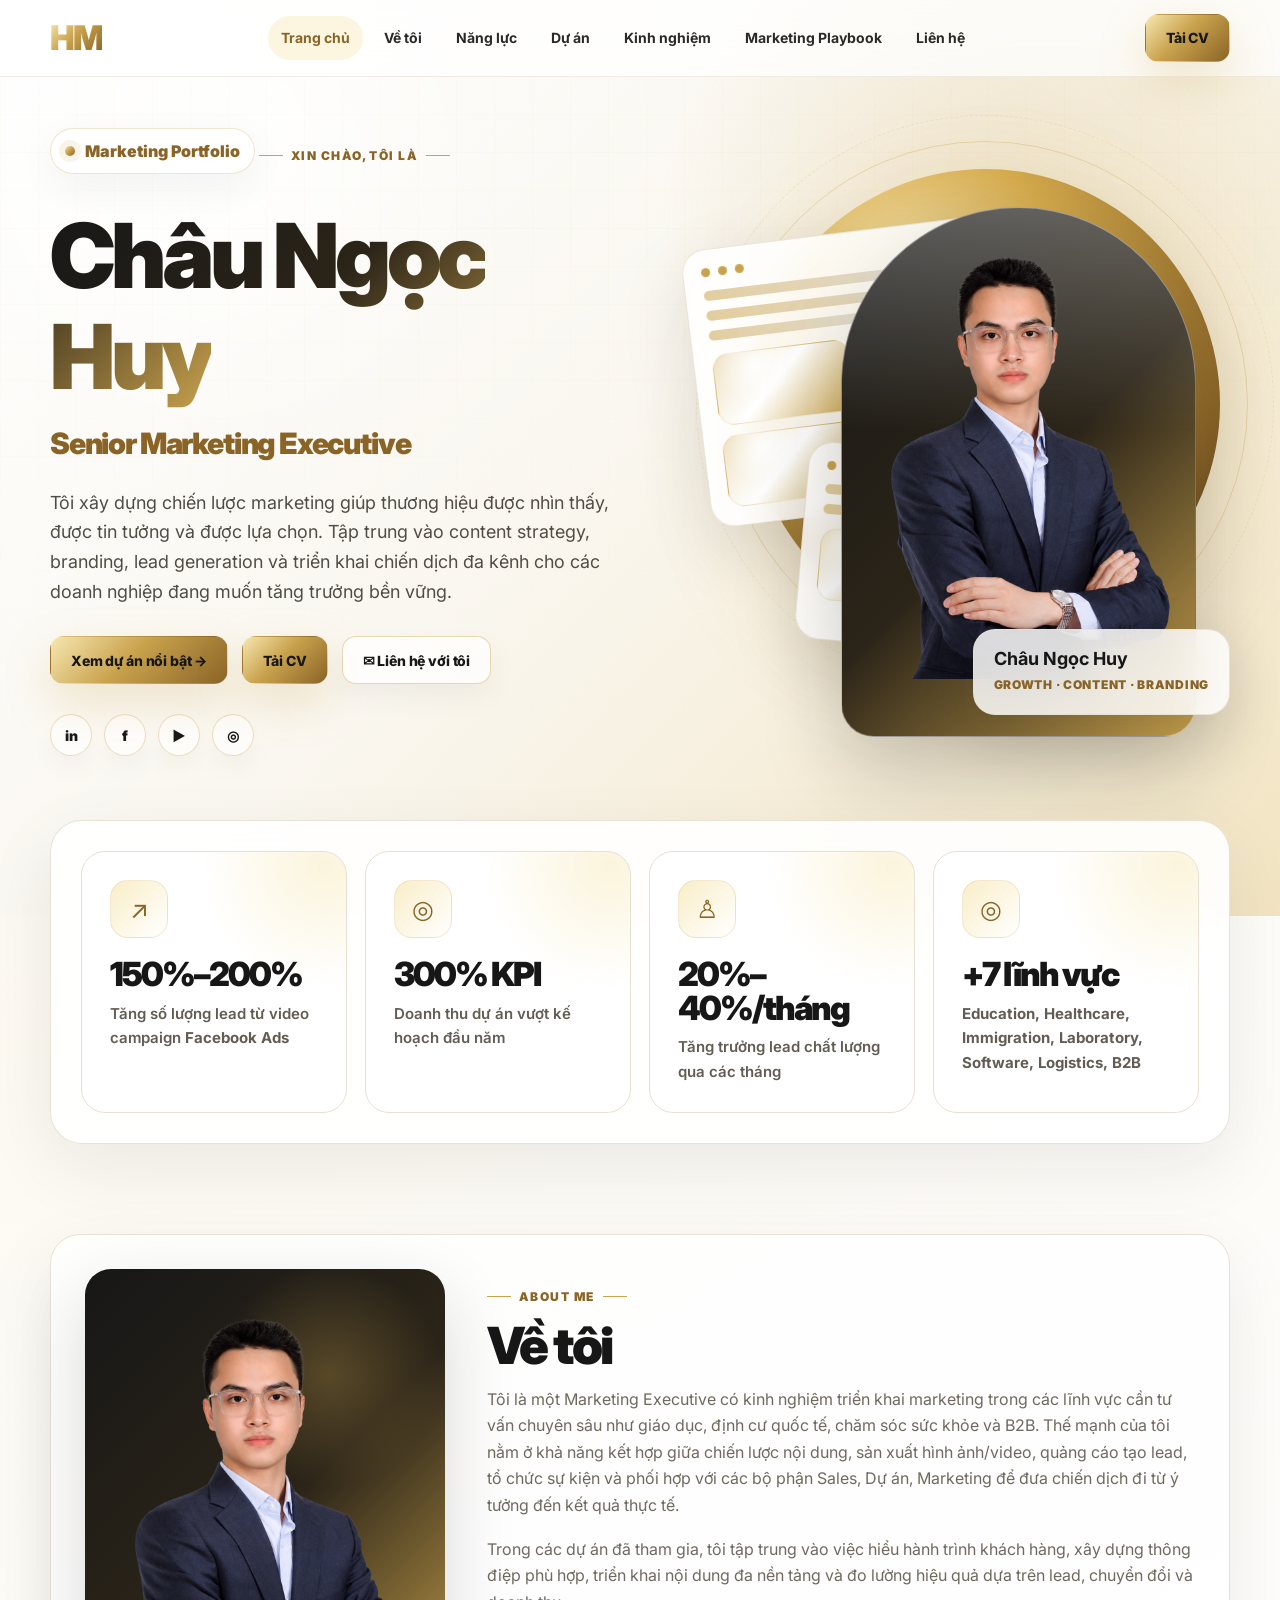
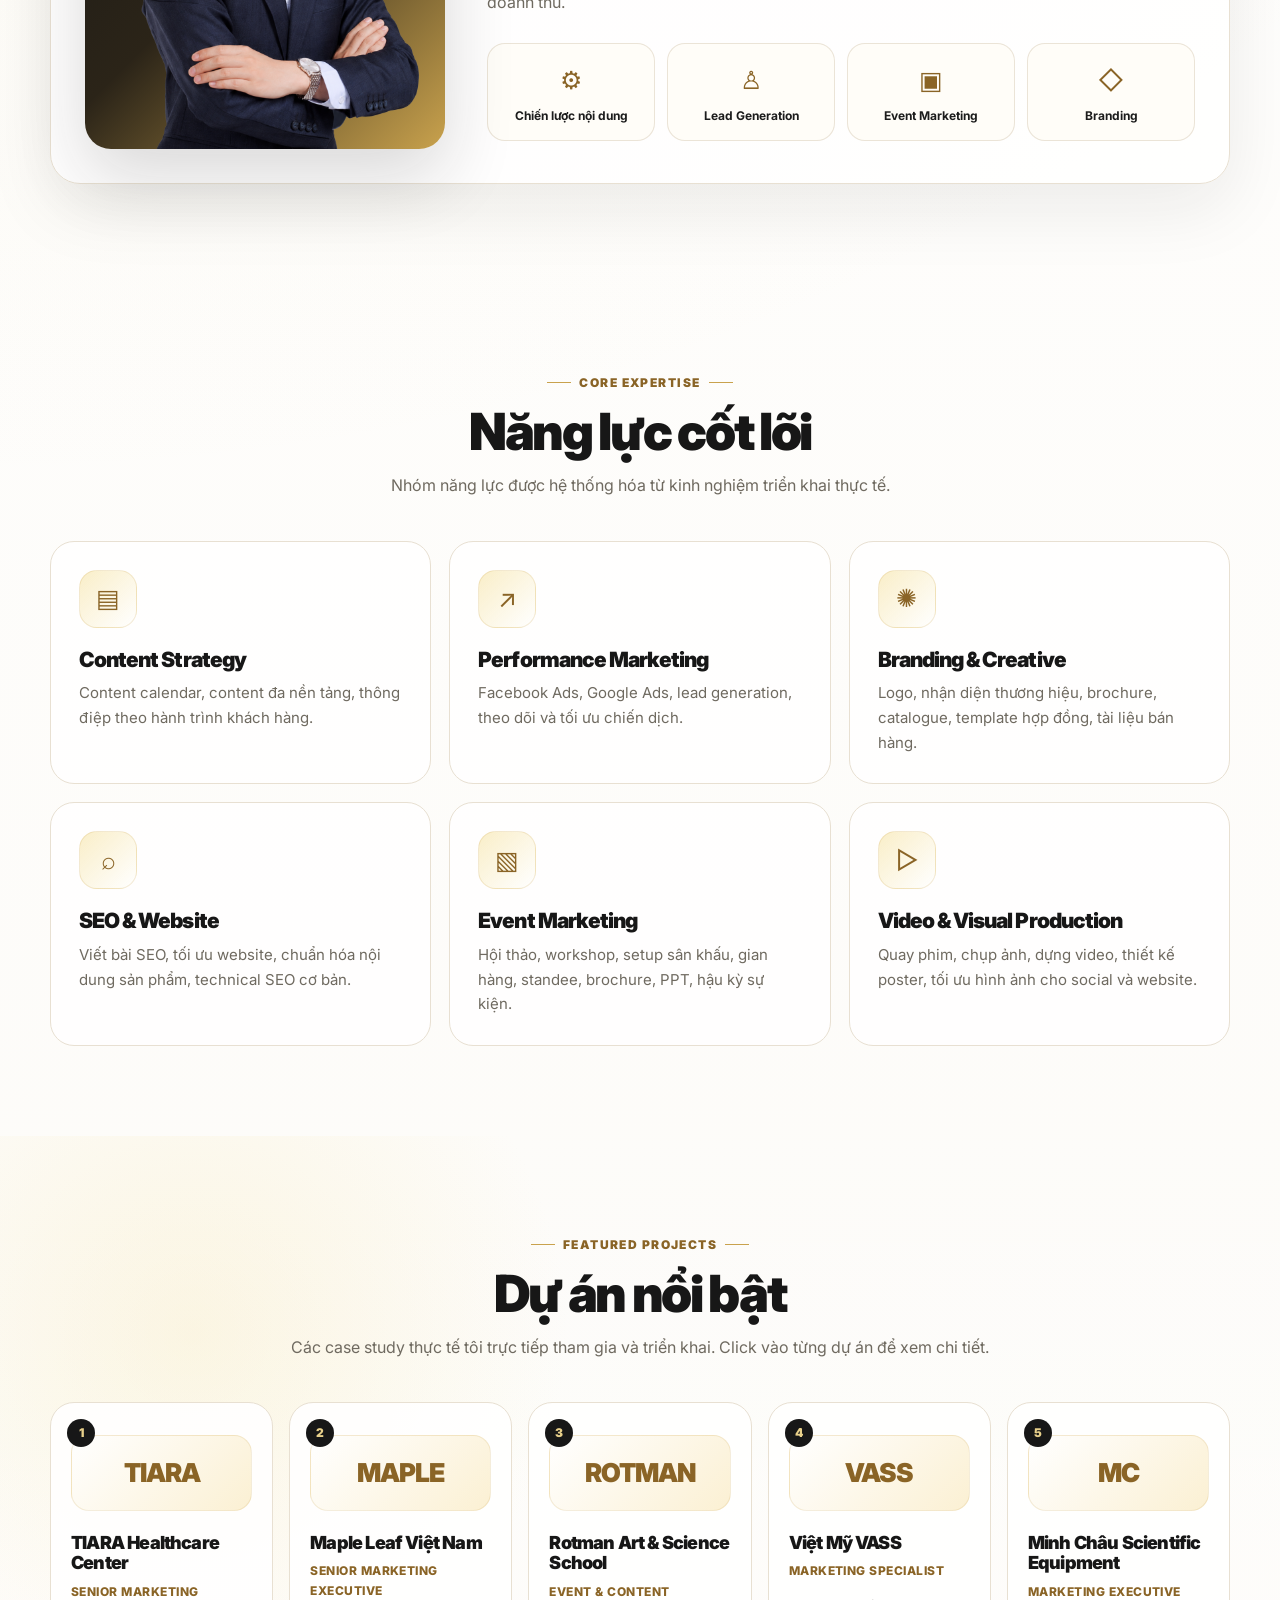
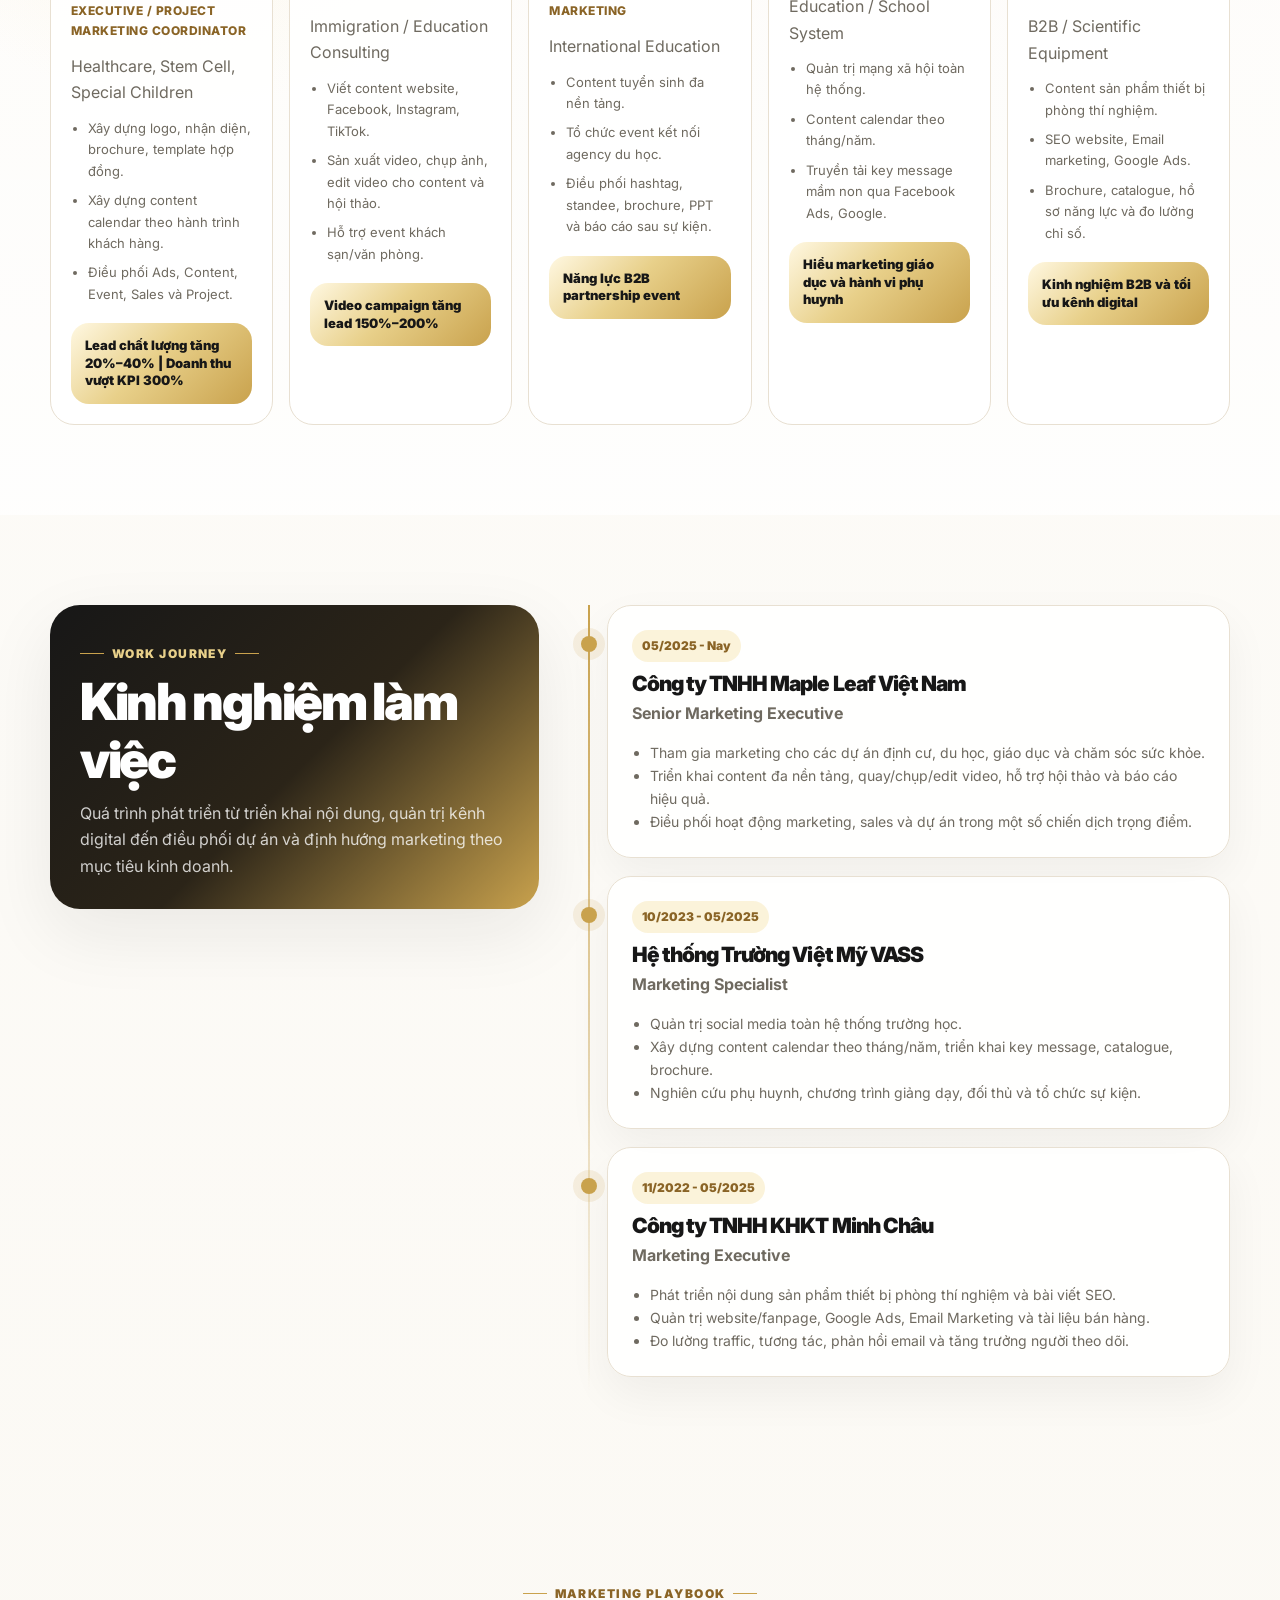
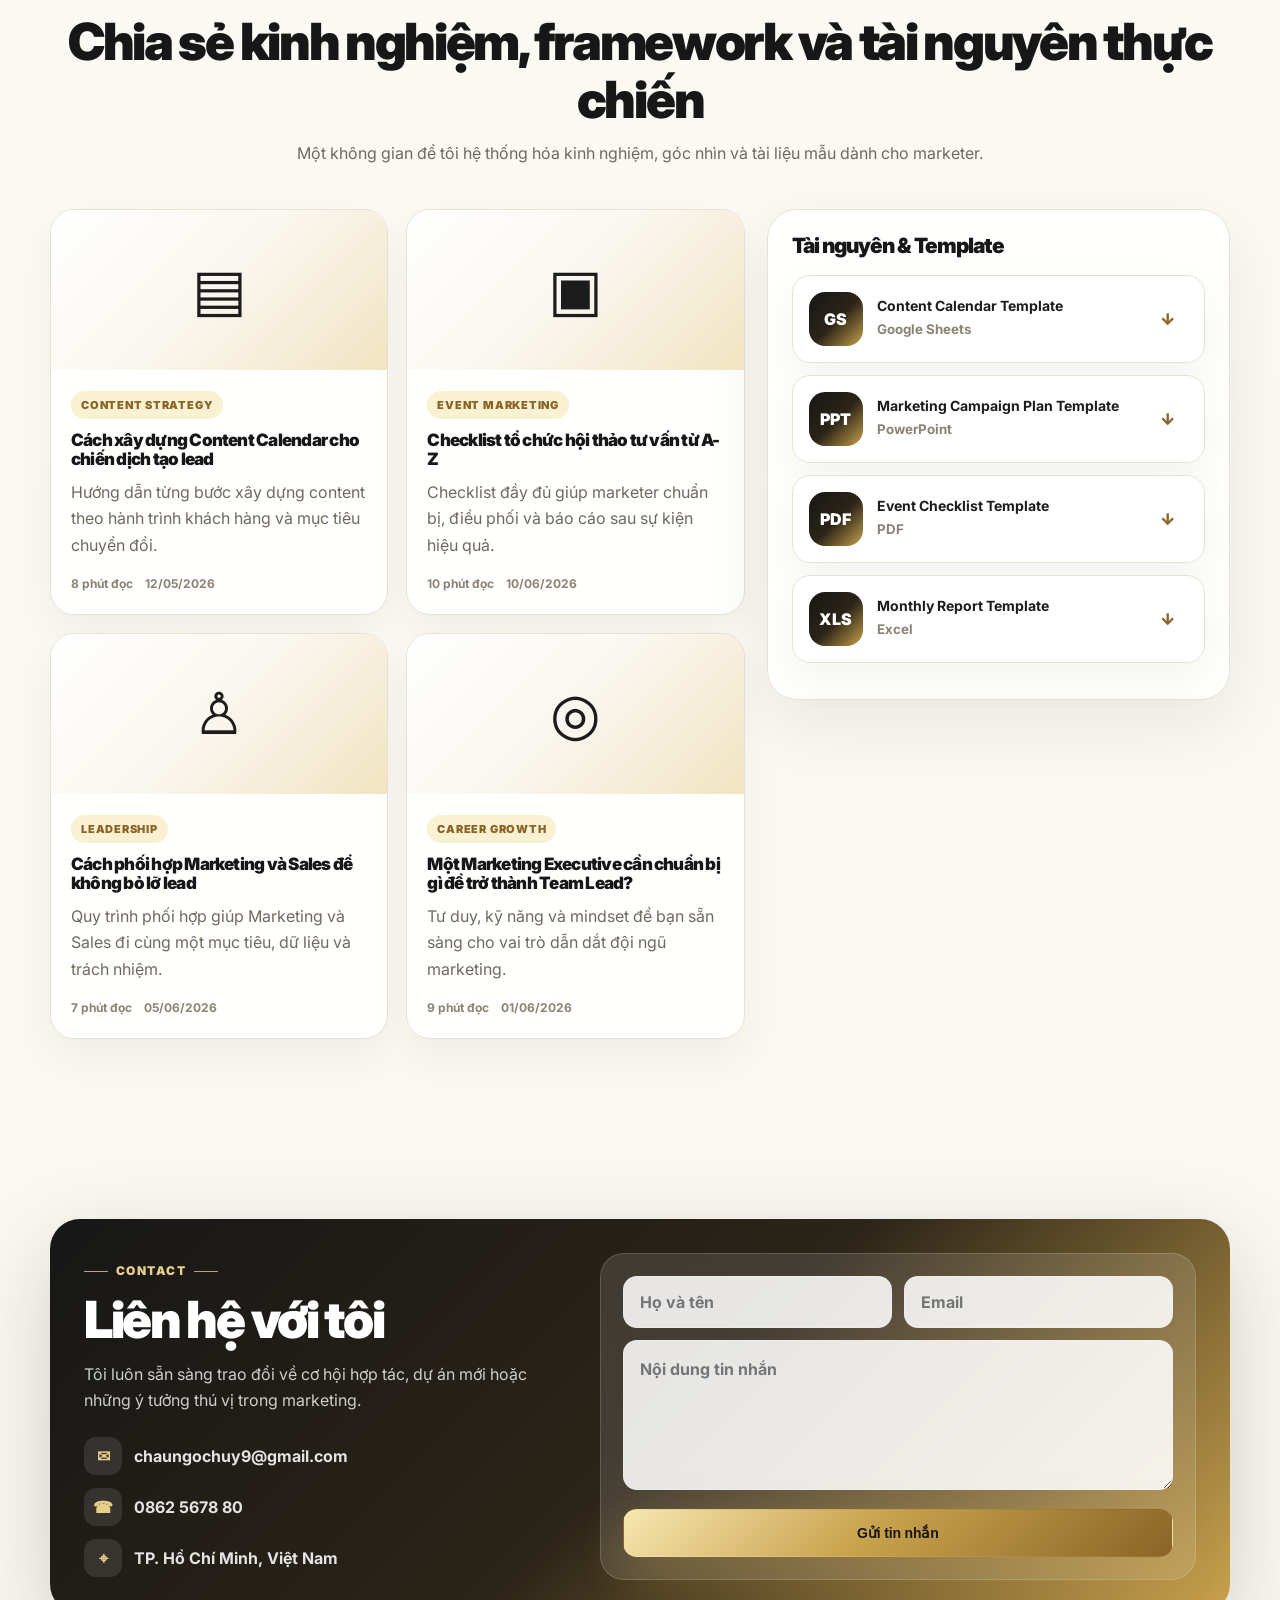
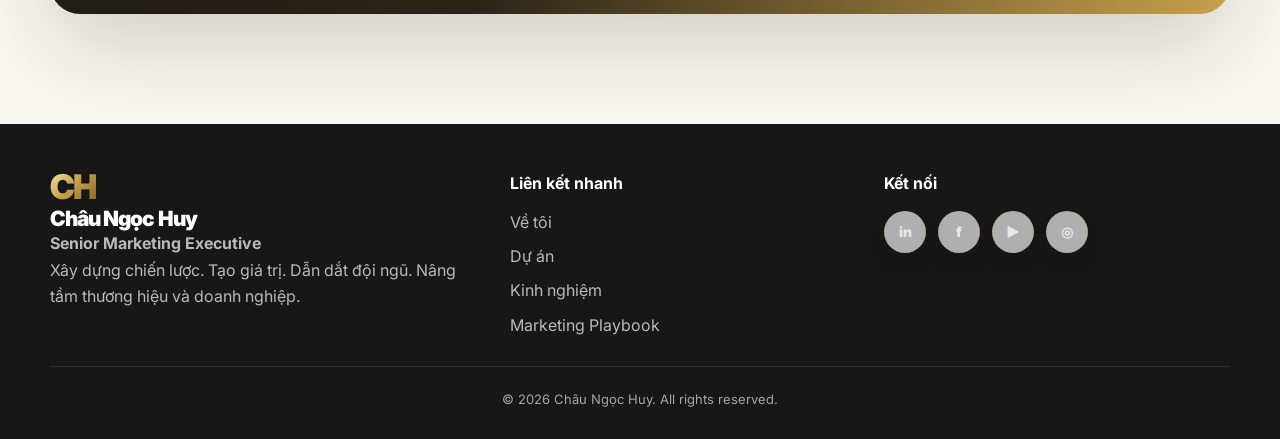
<file: index.html>
<!DOCTYPE html>
<html lang="vi">
<head>
  <meta charset="UTF-8" />
  <meta name="viewport" content="width=device-width, initial-scale=1.0" />
  <meta name="description" content="Portfolio của Châu Ngọc Huy - Senior Marketing Executive, chuyên Content Strategy, Branding, Lead Generation, SEO, Event Marketing và Marketing Playbook." />
  <title>Châu Ngọc Huy | Senior Marketing Executive</title>

  <style>
    @import url('https://fonts.googleapis.com/css2?family=Inter:wght@400;500;600;700;800;900&display=swap');

    :root {
      --bg-main: #FAF7F0;
      --bg-white: #FFFFFF;
      --bg-cream: #FFFDF8;

      --text-main: #1C1C1C;
      --text-soft: #6F6A60;
      --text-muted: #8B8374;

      --gold-primary: #C9A24D;
      --gold-light: #E8D08A;
      --gold-soft: #F7E7B1;
      --gold-deep: #8A6426;

      --charcoal: #171717;
      --charcoal-2: #24211D;
      --border-soft: #E8E0D2;
      --border-light: rgba(232, 224, 210, 0.72);

      --gradient-gold: linear-gradient(135deg, #F7E7B1 0%, #C9A24D 45%, #8A6426 100%);
      --gradient-gold-soft: linear-gradient(135deg, #FFF8E2 0%, #E8D08A 45%, #C9A24D 100%);
      --gradient-dark-gold: linear-gradient(135deg, #171717 0%, #2B2418 52%, #C9A24D 100%);
      --gradient-light-luxury: linear-gradient(135deg, #FFFFFF 0%, #FAF7F0 48%, #F2E4C2 100%);

      --shadow-soft: 0 24px 70px rgba(23, 23, 23, 0.08);
      --shadow-gold: 0 18px 46px rgba(201, 162, 77, 0.26);
      --radius-xl: 30px;
      --radius-lg: 22px;
      --radius-md: 16px;
      --container: 1180px;
    }

    * {
      margin: 0;
      padding: 0;
      box-sizing: border-box;
    }

    html {
      scroll-behavior: smooth;
    }

    body {
      font-family: 'Inter', Arial, sans-serif;
      color: var(--text-main);
      background:
        radial-gradient(circle at top left, rgba(232, 208, 138, 0.18), transparent 30%),
        linear-gradient(180deg, #FFFFFF 0%, var(--bg-main) 100%);
      line-height: 1.65;
      overflow-x: hidden;
    }

    body.modal-open {
      overflow: hidden;
    }

    a {
      color: inherit;
      text-decoration: none;
    }

    img {
      max-width: 100%;
      display: block;
    }

    .container {
      width: min(var(--container), calc(100% - 40px));
      margin: 0 auto;
    }

    .scroll-progress {
      position: fixed;
      inset: 0 auto auto 0;
      width: 0%;
      height: 3px;
      z-index: 9999;
      background: var(--gradient-gold);
      box-shadow: 0 0 18px rgba(201, 162, 77, 0.55);
    }

    .site-header {
      position: fixed;
      top: 0;
      left: 0;
      width: 100%;
      z-index: 1000;
      transition: 0.25s ease;
      background: rgba(255, 255, 255, 0.72);
      backdrop-filter: blur(18px);
      border-bottom: 1px solid rgba(232, 224, 210, 0.62);
    }

    .site-header.scrolled {
      background: rgba(255, 255, 255, 0.92);
      box-shadow: 0 12px 35px rgba(23, 23, 23, 0.06);
    }

    .header-inner {
      min-height: 76px;
      display: flex;
      align-items: center;
      justify-content: space-between;
      gap: 22px;
    }

    .logo {
      display: inline-flex;
      align-items: center;
      gap: 10px;
      font-weight: 900;
      letter-spacing: -0.06em;
      font-size: 34px;
      color: var(--charcoal);
      line-height: 1;
    }

    .logo span {
      background: var(--gradient-gold);
      -webkit-background-clip: text;
      background-clip: text;
      color: transparent;
    }

    .nav {
      display: flex;
      align-items: center;
      gap: 8px;
    }

    .nav a {
      position: relative;
      padding: 10px 13px;
      color: #2B2A28;
      font-weight: 700;
      font-size: 14px;
      border-radius: 999px;
      transition: 0.22s ease;
    }

    .nav a:hover,
    .nav a.active {
      color: var(--gold-deep);
      background: rgba(247, 231, 177, 0.38);
    }

    .header-actions {
      display: flex;
      align-items: center;
      gap: 10px;
    }

    .menu-btn {
      display: none;
      width: 42px;
      height: 42px;
      border-radius: 14px;
      border: 1px solid var(--border-soft);
      background: #fff;
      cursor: pointer;
      color: var(--charcoal);
      font-size: 21px;
    }

    .btn {
      position: relative;
      overflow: hidden;
      display: inline-flex;
      align-items: center;
      justify-content: center;
      gap: 10px;
      min-height: 48px;
      padding: 0 20px;
      border-radius: 14px;
      border: 1px solid transparent;
      cursor: pointer;
      font-weight: 800;
      font-size: 14px;
      letter-spacing: -0.01em;
      transition: transform 0.18s ease, box-shadow 0.18s ease, border-color 0.18s ease, background 0.18s ease;
      user-select: none;
      white-space: nowrap;
    }

    .btn:active,
    .interactive:active {
      transform: scale(0.97);
    }

    .btn-primary {
      color: #171717;
      background: var(--gradient-gold);
      box-shadow: var(--shadow-gold);
    }

    .btn-primary:hover {
      transform: translateY(-3px);
      box-shadow: 0 22px 54px rgba(201, 162, 77, 0.35);
    }

    .btn-outline {
      color: var(--charcoal);
      background: rgba(255, 255, 255, 0.72);
      border-color: rgba(201, 162, 77, 0.42);
      box-shadow: 0 12px 30px rgba(23, 23, 23, 0.05);
    }

    .btn-outline:hover {
      transform: translateY(-3px);
      border-color: var(--gold-primary);
      background: #fff;
    }

    .ripple {
      position: absolute;
      width: 20px;
      height: 20px;
      border-radius: 999px;
      background: rgba(255, 255, 255, 0.6);
      transform: translate(-50%, -50%) scale(0);
      animation: ripple 0.58s ease-out forwards;
      pointer-events: none;
    }

    @keyframes ripple {
      to {
        transform: translate(-50%, -50%) scale(20);
        opacity: 0;
      }
    }

    .section {
      padding: 90px 0;
      position: relative;
    }

    .section-title {
      text-align: center;
      margin-bottom: 42px;
    }

    .eyebrow {
      display: inline-flex;
      align-items: center;
      gap: 8px;
      font-weight: 900;
      text-transform: uppercase;
      letter-spacing: 0.12em;
      color: var(--gold-deep);
      font-size: 12px;
      margin-bottom: 10px;
    }

    .eyebrow::before,
    .eyebrow::after {
      content: '';
      display: block;
      width: 24px;
      height: 1px;
      background: var(--gold-primary);
    }

    h1, h2, h3 {
      line-height: 1.12;
      letter-spacing: -0.045em;
      color: var(--charcoal);
    }

    h1 {
      font-size: clamp(46px, 7vw, 92px);
      font-weight: 900;
      margin: 12px 0 12px;
    }

    h2 {
      font-size: clamp(32px, 4vw, 52px);
      font-weight: 900;
      margin-bottom: 12px;
    }

    h3 {
      font-size: 21px;
      font-weight: 900;
    }

    p {
      color: var(--text-soft);
    }

    .hero {
      min-height: 860px;
      padding: 128px 0 160px;
      display: flex;
      align-items: center;
      overflow: hidden;
      background:
        radial-gradient(circle at 78% 25%, rgba(201, 162, 77, 0.24), transparent 28%),
        radial-gradient(circle at 16% 18%, rgba(255, 255, 255, 0.82), transparent 22%),
        var(--gradient-light-luxury);
    }

    .hero::before {
      content: '';
      position: absolute;
      inset: 0;
      opacity: 0.26;
      background-image:
        linear-gradient(rgba(201, 162, 77, 0.13) 1px, transparent 1px),
        linear-gradient(90deg, rgba(201, 162, 77, 0.13) 1px, transparent 1px);
      background-size: 38px 38px;
      mask-image: linear-gradient(to bottom, transparent, #000 14%, transparent 86%);
    }

    .hero-inner {
      position: relative;
      display: grid;
      grid-template-columns: 1fr 0.88fr;
      align-items: center;
      gap: 56px;
      z-index: 1;
    }

    .hero-badge {
      display: inline-flex;
      align-items: center;
      gap: 10px;
      padding: 9px 14px;
      border-radius: 999px;
      border: 1px solid rgba(201, 162, 77, 0.28);
      background: rgba(255, 255, 255, 0.72);
      box-shadow: 0 12px 40px rgba(23, 23, 23, 0.05);
      color: var(--gold-deep);
      font-weight: 900;
      margin-bottom: 20px;
    }

    .hero-badge .dot {
      width: 10px;
      height: 10px;
      border-radius: 50%;
      background: var(--gradient-gold);
      box-shadow: 0 0 0 6px rgba(201, 162, 77, 0.12);
    }

    .hero h1 span {
      background: var(--gradient-dark-gold);
      -webkit-background-clip: text;
      background-clip: text;
      color: transparent;
    }

    .hero-subtitle {
      font-size: clamp(22px, 2.3vw, 34px);
      color: var(--gold-deep);
      font-weight: 900;
      letter-spacing: -0.04em;
      margin-bottom: 20px;
    }

    .hero-desc {
      max-width: 600px;
      font-size: 18px;
      color: #514D46;
      margin-bottom: 30px;
    }
    .hero-actions {
      display: flex;
      flex-wrap: wrap;
      gap: 14px;
      margin-bottom: 30px;
    }

    .socials {
      display: flex;
      gap: 12px;
      align-items: center;
    }

    .socials a {
      width: 42px;
      height: 42px;
      display: inline-flex;
      align-items: center;
      justify-content: center;
      border-radius: 50%;
      border: 1px solid rgba(201, 162, 77, 0.35);
      background: rgba(255, 255, 255, 0.66);
      color: var(--charcoal);
      font-size: 14px;
      font-weight: 900;
      transition: 0.2s ease;
      box-shadow: 0 12px 26px rgba(23, 23, 23, 0.04);
    }

    .socials a:hover {
      transform: translateY(-4px);
      background: var(--charcoal);
      color: var(--gold-light);
    }

    .hero-visual {
      position: relative;
      min-height: 590px;
    }

    .gold-orbit {
      position: absolute;
      right: 10px;
      top: 22px;
      width: 470px;
      height: 470px;
      border-radius: 50%;
      background:
        radial-gradient(circle at 33% 28%, #FFF1BE 0%, #D5AA4C 36%, #8A6426 72%, #2A2419 100%);
      box-shadow: 0 38px 100px rgba(201, 162, 77, 0.26);
    }

    .gold-orbit::before,
    .gold-orbit::after {
      content: '';
      position: absolute;
      inset: -28px;
      border-radius: inherit;
      border: 1px solid rgba(201, 162, 77, 0.32);
    }

    .gold-orbit::after {
      inset: -54px;
      border-style: dashed;
      opacity: 0.5;
      animation: spin 22s linear infinite;
    }

    @keyframes spin {
      from { transform: rotate(0deg); }
      to { transform: rotate(360deg); }
    }

    .mockup-stack {
      position: absolute;
      left: 0;
      top: 84px;
      width: 322px;
      z-index: 2;
      transform: rotate(-7deg);
    }

    .mock-card {
      min-height: 198px;
      border-radius: 24px;
      padding: 18px;
      background: rgba(255, 255, 255, 0.88);
      border: 1px solid rgba(232, 224, 210, 0.86);
      box-shadow: 0 24px 70px rgba(23, 23, 23, 0.12);
      backdrop-filter: blur(16px);
    }

    .mock-card + .mock-card {
      margin-top: -54px;
      margin-left: 84px;
      transform: rotate(12deg);
    }

    .mock-top {
      display: flex;
      align-items: center;
      gap: 8px;
      margin-bottom: 14px;
    }

    .mock-dot {
      width: 9px;
      height: 9px;
      border-radius: 50%;
      background: var(--gold-primary);
    }

    .mock-line {
      height: 10px;
      border-radius: 999px;
      background: linear-gradient(90deg, rgba(201, 162, 77, 0.54), rgba(23, 23, 23, 0.10));
      margin-bottom: 10px;
    }

    .mock-line.short { width: 64%; }
    .mock-line.mid { width: 84%; }

    .mock-grid {
      display: grid;
      grid-template-columns: repeat(2, 1fr);
      gap: 10px;
      margin-top: 14px;
    }

    .mock-thumb {
      height: 72px;
      border-radius: 16px;
      background:
        radial-gradient(circle at 30% 22%, rgba(255,255,255,0.9), transparent 34%),
        linear-gradient(135deg, #EFE2C3, #FFFFFF 45%, #D0AA52);
      border: 1px solid rgba(201, 162, 77, 0.18);
    }

    .hero-person {
      position: absolute;
      right: 34px;
      bottom: 0;
      width: 355px;
      height: 530px;
      border-radius: 185px 185px 34px 34px;
      overflow: hidden;
      z-index: 3;
      background:
        linear-gradient(180deg, rgba(255,255,255,0.30), transparent 42%),
        var(--gradient-dark-gold);
      box-shadow: 0 34px 80px rgba(23, 23, 23, 0.22);
      border: 1px solid rgba(255, 255, 255, 0.38);
    }
    .hero-name-card {
      position: absolute;
      right: 0;
      bottom: 22px;
      z-index: 4;
      padding: 18px 20px;
      min-width: 218px;
      border-radius: 22px;
      background: rgba(255, 255, 255, 0.84);
      border: 1px solid rgba(232, 224, 210, 0.9);
      box-shadow: 0 20px 56px rgba(23, 23, 23, 0.14);
      backdrop-filter: blur(20px);
    }

    .hero-name-card strong {
      display: block;
      color: var(--charcoal);
      font-size: 18px;
      line-height: 1.2;
    }

    .hero-name-card span {
      color: var(--gold-deep);
      font-size: 12px;
      font-weight: 900;
      text-transform: uppercase;
      letter-spacing: 0.06em;
    }

    .key-wrap {
      margin-top: -96px;
      position: relative;
      z-index: 5;
    }

    .key-panel {
      padding: 30px;
      border-radius: 32px;
      background: rgba(255, 255, 255, 0.9);
      border: 1px solid rgba(232, 224, 210, 0.92);
      box-shadow: var(--shadow-soft);
      backdrop-filter: blur(18px);
    }

    .key-grid {
      display: grid;
      grid-template-columns: repeat(4, 1fr);
      gap: 18px;
    }

    .stat-card {
      position: relative;
      overflow: hidden;
      min-height: 200px;
      padding: 28px;
      border-radius: 24px;
      background:
        radial-gradient(circle at 92% 5%, rgba(247, 231, 177, 0.45), transparent 36%),
        #fff;
      border: 1px solid var(--border-soft);
      cursor: pointer;
      transition: transform 0.25s ease, box-shadow 0.25s ease, border-color 0.25s ease;
    }

    .stat-card:hover,
    .feature-card:hover,
    .project-card:hover,
    .article-card:hover,
    .resource-card:hover {
      transform: translateY(-8px);
      border-color: rgba(201, 162, 77, 0.56);
      box-shadow: 0 22px 64px rgba(23, 23, 23, 0.10);
    }

    .stat-card.is-clicked,
    .feature-card.is-clicked,
    .project-card.is-clicked,
    .resource-card.is-clicked,
    .article-card.is-clicked {
      animation: clickPulse 0.32s ease;
    }

    @keyframes clickPulse {
      0% { transform: scale(1); }
      50% { transform: scale(0.98); box-shadow: 0 0 0 8px rgba(201, 162, 77, 0.14); }
      100% { transform: scale(1); }
    }

    .stat-icon,
    .feature-icon {
      width: 58px;
      height: 58px;
      display: inline-flex;
      align-items: center;
      justify-content: center;
      border-radius: 18px;
      margin-bottom: 20px;
      background: linear-gradient(135deg, rgba(247, 231, 177, 0.70), rgba(255, 255, 255, 0.95));
      color: var(--gold-deep);
      font-size: 25px;
      border: 1px solid rgba(201, 162, 77, 0.20);
    }

    .stat-number {
      display: block;
      margin-bottom: 10px;
      font-size: clamp(27px, 2.6vw, 40px);
      font-weight: 900;
      letter-spacing: -0.06em;
      line-height: 1;
      color: var(--charcoal);
    }

    .stat-card:hover .stat-number {
      background: var(--gradient-gold);
      -webkit-background-clip: text;
      background-clip: text;
      color: transparent;
    }

    .stat-card p {
      font-size: 15px;
      font-weight: 600;
      color: #625D54;
    }

    .about-card {
      display: grid;
      grid-template-columns: 360px 1fr;
      gap: 42px;
      align-items: center;
      padding: 34px;
      border-radius: var(--radius-xl);
      background: rgba(255, 255, 255, 0.86);
      border: 1px solid var(--border-soft);
      box-shadow: var(--shadow-soft);
    }

    .about-photo {
      min-height: 440px;
      border-radius: 26px;
      overflow: hidden;
      position: relative;
      background:
        radial-gradient(circle at 68% 22%, rgba(201, 162, 77, 0.30), transparent 25%),
        var(--gradient-dark-gold);
      box-shadow: 0 28px 70px rgba(23, 23, 23, 0.16);
    }

    .about-content h2 {
      text-align: left;
    }

    .about-content p {
      margin-bottom: 18px;
      font-size: 16px;
    }

    .mini-skills {
      display: grid;
      grid-template-columns: repeat(4, 1fr);
      gap: 12px;
      margin-top: 28px;
    }

    .mini-skill {
      padding: 16px 12px;
      border-radius: 18px;
      border: 1px solid rgba(232, 224, 210, 0.86);
      background: var(--bg-cream);
      text-align: center;
      transition: 0.2s ease;
    }

    .mini-skill:hover {
      transform: translateY(-5px);
      background: #fff;
      border-color: rgba(201, 162, 77, 0.45);
    }

    .mini-skill span {
      display: block;
      font-size: 25px;
      color: var(--gold-deep);
      margin-bottom: 8px;
    }

    .mini-skill strong {
      font-size: 12px;
      line-height: 1.2;
      display: block;
    }

    .feature-grid {
      display: grid;
      grid-template-columns: repeat(3, 1fr);
      gap: 18px;
    }

    .feature-card {
      position: relative;
      overflow: hidden;
      min-height: 232px;
      border-radius: 24px;
      border: 1px solid var(--border-soft);
      background: rgba(255, 255, 255, 0.86);
      padding: 28px;
      transition: 0.25s ease;
      cursor: pointer;
    }

    .feature-card::after {
      content: '';
      position: absolute;
      inset: auto 20px 0 20px;
      height: 3px;
      background: var(--gradient-gold);
      transform: scaleX(0);
      transform-origin: left;
      transition: 0.28s ease;
      border-radius: 999px;
    }

    .feature-card:hover::after {
      transform: scaleX(1);
    }

    .feature-card h3 {
      margin-bottom: 10px;
    }

    .feature-card p {
      font-size: 15px;
    }

    .projects-section {
      background:
        radial-gradient(circle at 15% 20%, rgba(247, 231, 177, 0.32), transparent 28%),
        linear-gradient(180deg, rgba(255,255,255,0), rgba(255,255,255,0.76));
    }

    .project-grid {
      display: grid;
      grid-template-columns: repeat(5, 1fr);
      gap: 16px;
    }

    .project-card {
      position: relative;
      overflow: hidden;
      display: flex;
      flex-direction: column;
      min-height: 480px;
      border-radius: 24px;
      border: 1px solid var(--border-soft);
      background: rgba(255, 255, 255, 0.90);
      padding: 20px;
      transition: 0.25s ease;
      cursor: pointer;
      text-decoration: none;
color: inherit;
display: block;
    }

    .project-card::before {
      content: attr(data-number);
      position: absolute;
      top: 16px;
      left: 16px;
      width: 28px;
      height: 28px;
      border-radius: 50%;
      display: flex;
      align-items: center;
      justify-content: center;
      background: var(--charcoal);
      color: var(--gold-light);
      font-size: 12px;
      font-weight: 900;
      z-index: 2;
    }

    .project-logo {
      height: 76px;
      border-radius: 18px;
      display: flex;
      align-items: center;
      justify-content: center;
      margin: 12px 0 22px;
      background: linear-gradient(135deg, #FFFFFF, #FBF0D3);
      border: 1px solid rgba(201, 162, 77, 0.18);
      color: var(--gold-deep);
      font-size: 26px;
      font-weight: 900;
      letter-spacing: -0.04em;
    }

    .project-card h3 {
      font-size: 18px;
      margin-bottom: 8px;
    }

    .project-role {
      font-weight: 800;
      font-size: 12px;
      color: var(--gold-deep);
      margin-bottom: 12px;
      text-transform: uppercase;
      letter-spacing: 0.04em;
    }

    .project-card ul {
      margin: 12px 0 18px 17px;
      color: var(--text-soft);
      font-size: 13px;
    }

    .project-card li + li {
      margin-top: 8px;
    }

    .project-result {
      margin-top: auto;
      border-radius: 18px;
      padding: 14px;
      background: var(--gradient-gold-soft);
      color: var(--charcoal);
      font-weight: 900;
      font-size: 13px;
      line-height: 1.35;
    }

    .timeline-wrap {
      display: grid;
      grid-template-columns: 0.75fr 1fr;
      gap: 40px;
      align-items: start;
    }

    .timeline-intro {
      position: sticky;
      top: 110px;
      padding: 30px;
      border-radius: var(--radius-xl);
      background: var(--gradient-dark-gold);
      color: white;
      box-shadow: var(--shadow-soft);
    }

    .timeline-intro h2,
    .timeline-intro p {
      color: white;
    }

    .timeline-intro p {
      opacity: 0.78;
    }

    .timeline {
      position: relative;
      padding-left: 28px;
    }

    .timeline::before {
      content: '';
      position: absolute;
      left: 9px;
      top: 0;
      bottom: 0;
      width: 2px;
      background: linear-gradient(180deg, var(--gold-primary), rgba(232, 224, 210, 0));
    }

    .timeline-item {
      position: relative;
      padding: 24px;
      margin-bottom: 18px;
      border-radius: 24px;
      background: rgba(255, 255, 255, 0.88);
      border: 1px solid var(--border-soft);
      box-shadow: 0 18px 45px rgba(23, 23, 23, 0.05);
    }

    .timeline-item::before {
      content: '';
      position: absolute;
      left: -27px;
      top: 30px;
      width: 16px;
      height: 16px;
      border-radius: 50%;
      background: var(--gold-primary);
      box-shadow: 0 0 0 8px rgba(201, 162, 77, 0.14);
    }

    .timeline-date {
      display: inline-flex;
      padding: 6px 10px;
      border-radius: 999px;
      color: var(--gold-deep);
      background: rgba(247, 231, 177, 0.48);
      font-weight: 900;
      font-size: 12px;
      margin-bottom: 10px;
    }

    .timeline-item h3 {
      margin-bottom: 5px;
    }

    .timeline-item ul {
      color: var(--text-soft);
      margin: 14px 0 0 18px;
      font-size: 14px;
    }

    .playbook-layout {
      display: grid;
      grid-template-columns: 1.2fr 0.8fr;
      gap: 22px;
      align-items: start;
    }

    .article-grid {
      display: grid;
      grid-template-columns: repeat(2, 1fr);
      gap: 18px;
    }

    .article-card,
    .resource-card {
      border-radius: 24px;
      border: 1px solid var(--border-soft);
      background: rgba(255, 255, 255, 0.9);
      overflow: hidden;
      box-shadow: 0 16px 44px rgba(23, 23, 23, 0.05);
      transition: 0.25s ease;
      cursor: pointer;
    }

    .article-img {
      height: 160px;
      background: var(--gradient-light-luxury);
      position: relative;
      overflow: hidden;
    }

    .article-img::before {
      content: attr(data-icon);
      position: absolute;
      left: 50%;
      top: 50%;
      transform: translate(-50%, -50%);
      font-size: 58px;
      filter: grayscale(0.1);
    }

    .article-body {
      padding: 20px;
    }

    .tag {
      display: inline-flex;
      padding: 5px 10px;
      border-radius: 999px;
      background: rgba(247, 231, 177, 0.58);
      color: var(--gold-deep);
      font-size: 11px;
      font-weight: 900;
      text-transform: uppercase;
      letter-spacing: 0.07em;
      margin-bottom: 12px;
    }

    .article-body h3 {
      font-size: 17px;
      margin-bottom: 10px;
    }

    .article-meta {
      display: flex;
      gap: 12px;
      color: var(--text-muted);
      font-size: 12px;
      font-weight: 700;
      margin-top: 16px;
    }

    .resources-panel {
      padding: 24px;
      border-radius: var(--radius-xl);
      background: rgba(255, 255, 255, 0.9);
      border: 1px solid var(--border-soft);
      box-shadow: var(--shadow-soft);
    }

    .resources-panel h3 {
      margin-bottom: 18px;
    }

    .resource-card {
      display: grid;
      grid-template-columns: 54px 1fr 28px;
      gap: 14px;
      align-items: center;
      padding: 16px;
      margin-bottom: 12px;
      border-radius: 18px;
    }

    .file-icon {
      width: 54px;
      height: 54px;
      border-radius: 16px;
      display: flex;
      align-items: center;
      justify-content: center;
      font-weight: 900;
      color: #fff;
      background: var(--gradient-dark-gold);
    }

    .resource-card strong {
      display: block;
      line-height: 1.25;
      font-size: 14px;
    }

    .resource-card small {
      color: var(--text-muted);
      font-weight: 700;
    }

    .download-icon {
      color: var(--gold-deep);
      font-weight: 900;
    }

    .contact-section {
      padding-bottom: 110px;
    }

    .contact-card {
      display: grid;
      grid-template-columns: 0.9fr 1.1fr;
      gap: 28px;
      padding: 34px;
      border-radius: var(--radius-xl);
      background: var(--gradient-dark-gold);
      box-shadow: 0 30px 90px rgba(23, 23, 23, 0.18);
      color: white;
    }

    .contact-card h2,
    .contact-card p {
      color: white;
    }

    .contact-card p {
      opacity: 0.78;
    }

    .contact-list {
      display: grid;
      gap: 13px;
      margin-top: 24px;
    }

    .contact-item {
      display: flex;
      align-items: center;
      gap: 12px;
      color: rgba(255, 255, 255, 0.88);
      font-weight: 700;
    }

    .contact-item span {
      width: 38px;
      height: 38px;
      display: inline-flex;
      align-items: center;
      justify-content: center;
      border-radius: 12px;
      background: rgba(255, 255, 255, 0.10);
      color: var(--gold-light);
    }

    .contact-form {
      padding: 22px;
      border-radius: 24px;
      background: rgba(255, 255, 255, 0.12);
      border: 1px solid rgba(255, 255, 255, 0.16);
      backdrop-filter: blur(16px);
    }

    .form-row {
      display: grid;
      grid-template-columns: repeat(2, 1fr);
      gap: 12px;
    }

    .form-control {
      width: 100%;
      height: 52px;
      padding: 0 16px;
      border-radius: 14px;
      border: 1px solid rgba(255, 255, 255, 0.20);
      background: rgba(255, 255, 255, 0.88);
      outline: none;
      font: inherit;
      font-weight: 700;
      transition: 0.2s ease;
    }

    textarea.form-control {
      padding-top: 15px;
      height: 150px;
      resize: vertical;
      margin-top: 12px;
    }

    .form-control:focus {
      border-color: var(--gold-light);
      box-shadow: 0 0 0 4px rgba(232, 208, 138, 0.18);
    }

    .form-submit {
      margin-top: 12px;
      width: 100%;
    }

    .footer {
      padding: 46px 0 28px;
      background: var(--charcoal);
      color: white;
    }

    .footer-grid {
      display: grid;
      grid-template-columns: 1fr 0.8fr 0.8fr;
      gap: 28px;
      padding-bottom: 28px;
      border-bottom: 1px solid rgba(255, 255, 255, 0.10);
    }

    .footer h3,
    .footer strong {
      color: white;
    }

    .footer p,
    .footer a {
      color: rgba(255, 255, 255, 0.70);
    }

    .footer a:hover {
      color: var(--gold-light);
    }

    .footer-links {
      display: grid;
      gap: 8px;
      margin-top: 12px;
    }

    .copyright {
      padding-top: 22px;
      text-align: center;
      color: rgba(255, 255, 255, 0.62);
      font-size: 13px;
    }

    .modal {
      position: fixed;
      inset: 0;
      z-index: 2000;
      display: none;
      align-items: center;
      justify-content: center;
      padding: 24px;
      background: rgba(23, 23, 23, 0.64);
      backdrop-filter: blur(10px);
    }

    .modal.open {
      display: flex;
    }

    .modal-dialog {
      width: min(1080px, 100%);
      max-height: 88vh;
      overflow: auto;
      border-radius: 30px;
      background: #fff;
      box-shadow: 0 40px 120px rgba(0, 0, 0, 0.35);
      border: 1px solid rgba(232, 224, 210, 0.75);
      animation: modalIn 0.28s ease both;
    }

    @keyframes modalIn {
      from { transform: translateY(18px) scale(0.98); opacity: 0; }
      to { transform: translateY(0) scale(1); opacity: 1; }
    }

    .modal-head {
      position: sticky;
      top: 0;
      z-index: 3;
      display: flex;
      justify-content: space-between;
      align-items: start;
      gap: 18px;
      padding: 28px;
      background: rgba(255, 255, 255, 0.92);
      backdrop-filter: blur(16px);
      border-bottom: 1px solid var(--border-soft);
    }

    .modal-head h2 {
      font-size: clamp(28px, 4vw, 44px);
      margin-bottom: 8px;
    }

    .modal-close {
      flex: 0 0 auto;
      width: 44px;
      height: 44px;
      border-radius: 50%;
      border: 1px solid var(--border-soft);
      background: #fff;
      cursor: pointer;
      font-size: 22px;
      transition: 0.2s ease;
    }

    .modal-close:hover {
      background: var(--charcoal);
      color: var(--gold-light);
      transform: rotate(90deg);
    }

    .modal-body {
      padding: 30px;
    }

    .case-hero {
      display: grid;
      grid-template-columns: 0.9fr 1.1fr;
      gap: 22px;
      margin-bottom: 26px;
    }

    .case-visual {
      min-height: 330px;
      border-radius: 26px;
      padding: 24px;
      background:
        radial-gradient(circle at 80% 15%, rgba(247, 231, 177, 0.42), transparent 34%),
        var(--gradient-dark-gold);
      color: white;
      position: relative;
      overflow: hidden;
    }

    .case-visual::before {
      content: attr(data-brand);
      position: absolute;
      left: 24px;
      bottom: 22px;
      font-size: 46px;
      font-weight: 900;
      letter-spacing: -0.08em;
      opacity: 0.95;
    }

    .case-grid-mini {
      display: grid;
      grid-template-columns: repeat(2, 1fr);
      gap: 12px;
      position: relative;
      z-index: 1;
      max-width: 280px;
      margin-left: auto;
    }

    .case-mini {
      height: 92px;
      border-radius: 18px;
      border: 1px solid rgba(255, 255, 255, 0.18);
      background: rgba(255, 255, 255, 0.13);
      backdrop-filter: blur(12px);
    }

    .case-summary {
      display: grid;
      grid-template-columns: repeat(2, 1fr);
      gap: 12px;
    }

    .case-summary-card {
      padding: 20px;
      border-radius: 20px;
      border: 1px solid var(--border-soft);
      background: var(--bg-cream);
    }

    .case-summary-card strong {
      display: block;
      color: var(--gold-deep);
      font-size: 12px;
      text-transform: uppercase;
      letter-spacing: 0.08em;
      margin-bottom: 6px;
    }

    .case-blocks {
      display: grid;
      grid-template-columns: repeat(3, 1fr);
      gap: 16px;
      margin-bottom: 26px;
    }

    .case-block {
      padding: 22px;
      border-radius: 22px;
      border: 1px solid var(--border-soft);
      background: #fff;
    }

    .case-block h3 {
      margin-bottom: 10px;
      color: var(--gold-deep);
    }

    .case-block ul {
      margin-left: 18px;
      color: var(--text-soft);
      font-size: 14px;
    }

    .case-block li + li {
      margin-top: 8px;
    }

    .case-gallery {
      display: grid;
      grid-template-columns: repeat(4, 1fr);
      gap: 14px;
    }

    .gallery-card {
      min-height: 160px;
      padding: 18px;
      border-radius: 22px;
      border: 1px solid var(--border-soft);
      background: var(--gradient-light-luxury);
      display: flex;
      flex-direction: column;
      justify-content: space-between;
      transition: 0.2s ease;
    }

    .gallery-card:hover {
      transform: translateY(-5px);
      border-color: rgba(201, 162, 77, 0.55);
    }

    .gallery-icon {
      font-size: 34px;
      color: var(--gold-deep);
    }

    .toast {
      position: fixed;
      left: 50%;
      bottom: 24px;
      transform: translateX(-50%) translateY(20px);
      opacity: 0;
      z-index: 3000;
      padding: 12px 18px;
      border-radius: 999px;
      background: var(--charcoal);
      color: var(--gold-light);
      font-weight: 800;
      box-shadow: 0 18px 50px rgba(23, 23, 23, 0.26);
      transition: 0.25s ease;
      pointer-events: none;
    }

    .toast.show {
      transform: translateX(-50%) translateY(0);
      opacity: 1;
    }

    .back-top {
      position: fixed;
      right: 22px;
      bottom: 22px;
      width: 48px;
      height: 48px;
      border-radius: 50%;
      border: 1px solid rgba(201, 162, 77, 0.34);
      background: var(--charcoal);
      color: var(--gold-light);
      box-shadow: 0 18px 46px rgba(23, 23, 23, 0.22);
      cursor: pointer;
      z-index: 800;
      opacity: 0;
      visibility: hidden;
      transition: 0.2s ease;
    }

    .back-top.show {
      opacity: 1;
      visibility: visible;
    }

    .back-top:hover {
      transform: translateY(-5px);
      background: var(--gold-primary);
      color: var(--charcoal);
    }

    @media (max-width: 1120px) {
      .project-grid {
        grid-template-columns: repeat(2, 1fr);
      }
      .project-card {
        min-height: auto;
      }
    }

    @media (max-width: 980px) {
      .menu-btn {
        display: inline-flex;
        align-items: center;
        justify-content: center;
      }

      .nav {
        position: fixed;
        top: 76px;
        left: 20px;
        right: 20px;
        display: grid;
        gap: 4px;
        padding: 16px;
        border-radius: 22px;
        background: rgba(255, 255, 255, 0.96);
        border: 1px solid var(--border-soft);
        box-shadow: var(--shadow-soft);
        transform: translateY(-18px);
        opacity: 0;
        visibility: hidden;
        transition: 0.2s ease;
      }

      .nav.open {
        transform: translateY(0);
        opacity: 1;
        visibility: visible;
      }

      .header-actions .btn {
        display: none;
      }

      .hero {
        padding-top: 118px;
        min-height: auto;
      }

      .hero-inner,
      .about-card,
      .timeline-wrap,
      .playbook-layout,
      .contact-card,
      .case-hero {
        grid-template-columns: 1fr;
      }

      .hero-visual {
        min-height: 520px;
      }

      .key-grid,
      .feature-grid,
      .mini-skills,
      .case-blocks,
      .case-gallery {
        grid-template-columns: repeat(2, 1fr);
      }

      .timeline-intro {
        position: relative;
        top: auto;
      }
    }

    @media (max-width: 640px) {
      .container {
        width: min(100% - 28px, var(--container));
      }

      .section {
        padding: 64px 0;
      }

      .hero-actions,
      .form-row {
        display: grid;
        grid-template-columns: 1fr;
      }

      .hero-visual {
        min-height: 420px;
      }

      .gold-orbit {
        width: 320px;
        height: 320px;
        right: 0;
      }

      .hero-person {
        width: 250px;
        height: 360px;
        right: 22px;
      }

      .mockup-stack {
        width: 240px;
        top: 40px;
      }

      .hero-name-card {
        right: 8px;
        bottom: -8px;
        min-width: 180px;
      }

      .key-wrap {
        margin-top: -64px;
      }

      .key-panel {
        padding: 18px;
      }

      .key-grid,
      .feature-grid,
      .project-grid,
      .article-grid,
      .mini-skills,
      .case-summary,
      .case-blocks,
      .case-gallery,
      .footer-grid {
        grid-template-columns: 1fr;
      }

      .stat-card {
        min-height: 170px;
      }

      .about-card,
      .contact-card {
        padding: 22px;
      }

      .about-photo {
        min-height: 320px;
      }

      .modal {
        padding: 12px;
      }

      .modal-head,
      .modal-body {
        padding: 20px;
      }
    }
  </style>
</head>
<body>
  <div class="scroll-progress" id="scrollProgress"></div>

  <header class="site-header" id="siteHeader">
    <div class="container header-inner">
      <a href="#home" class="logo" aria-label="Châu Ngọc Huy"><span>HM</span></a>

      <nav class="nav" id="mainNav" aria-label="Menu chính">
        <a href="#home" class="active">Trang chủ</a>
        <a href="#about">Về tôi</a>
        <a href="#expertise">Năng lực</a>
        <a href="#projects">Dự án</a>
        <a href="#experience">Kinh nghiệm</a>
        <a href="#playbook">Marketing Playbook</a>
        <a href="#contact">Liên hệ</a>
      </nav>

      <div class="header-actions">
        <a class="btn btn-primary" href="./CV-CHAU-NGOC-HUY-SENIOR-MARKETING-EXECUTIVE.pdf" target="_blank">
  Tải CV
</a>
        <button class="menu-btn" id="menuBtn" aria-label="Mở menu">☰</button>
      </div>
    </div>
  </header>

  <main>
    <section class="hero section" id="home">
      <div class="container hero-inner">
        <div class="hero-content">
          <div class="hero-badge"><span class="dot"></span> Marketing Portfolio</div>
          <p class="eyebrow" style="justify-content:flex-start">Xin chào, tôi là</p>
          <h1><span>Châu Ngọc Huy</span></h1>
          <div class="hero-subtitle">Senior Marketing Executive</div>
         <p class="hero-desc">
  Tôi xây dựng chiến lược marketing giúp thương hiệu được nhìn thấy, được tin tưởng và được lựa chọn. Tập trung vào content strategy, branding, lead generation và triển khai chiến dịch đa kênh cho các doanh nghiệp đang muốn tăng trưởng bền vững.
</p>

          <div class="hero-actions">
            <a class="btn btn-primary magnetic" href="#projects">Xem dự án nổi bật →</a>
            <a class="btn btn-primary" href="./CV-CHAU-NGOC-HUY-SENIOR-MARKETING-EXECUTIVE.pdf" target="_blank">

  Tải CV

</a>
            <a class="btn btn-outline magnetic" href="#contact">✉ Liên hệ với tôi</a>
          </div>

          <div class="socials" aria-label="Mạng xã hội">
            <a href="https://www.linkedin.com/in/chaungochuy-32566821a" target="_blank" rel="noreferrer">in</a>
            <a href="https://www.facebook.com/huy.mex/" target="_blank" rel="noreferrer">f</a>
            <a href="https://www.youtube.com/" target="_blank" rel="noreferrer">▶</a>
            <a href="https://www.instagram.com/huy_mex/" target="_blank" rel="noreferrer">◎</a>
          </div>
        </div>

        <div class="hero-visual" aria-label="Mockup dự án và chân dung">
          <div class="gold-orbit"></div>

          <div class="mockup-stack">
            <div class="mock-card">
              <div class="mock-top"><span class="mock-dot"></span><span class="mock-dot"></span><span class="mock-dot"></span></div>
              <div class="mock-line mid"></div>
              <div class="mock-line"></div>
              <div class="mock-line short"></div>
              <div class="mock-grid">
                <div class="mock-thumb"></div>
                <div class="mock-thumb"></div>
                <div class="mock-thumb"></div>
                <div class="mock-thumb"></div>
              </div>
            </div>
            <div class="mock-card">
              <div class="mock-top"><span class="mock-dot"></span><span class="mock-dot"></span><span class="mock-dot"></span></div>
              <div class="mock-line mid"></div>
              <div class="mock-line"></div>
              <div class="mock-grid">
                <div class="mock-thumb"></div>
                <div class="mock-thumb"></div>
              </div>
            </div>
          </div>

          <div class="hero-person">
             <img src="./anh-dai-dien.png" alt="Châu Ngọc Huy">
          </div>
          <div class="hero-name-card">
            <strong>Châu Ngọc Huy</strong>
            <span>Growth · Content · Branding</span>
          </div>
        </div>
      </div>
    </section>

    <section class="key-wrap" aria-label="Số liệu nổi bật">
      <div class="container">
        <div class="key-panel">
          <div class="key-grid" id="counterSection">
            <article class="stat-card interactive" data-counter-type="range" data-from="150" data-to="200" data-final="150%–200%">
              <div class="stat-icon">↗</div>
              <strong class="stat-number">0%</strong>
              <p>Tăng số lượng lead từ video campaign <b>Facebook Ads</b></p>
            </article>

            <article class="stat-card interactive" data-counter-type="single" data-to="300" data-suffix="% KPI" data-final="300% KPI">
              <div class="stat-icon">◎</div>
              <strong class="stat-number">0% KPI</strong>
              <p>Doanh thu dự án vượt kế hoạch đầu năm</p>
            </article>

            <article class="stat-card interactive" data-counter-type="range" data-from="20" data-to="40" data-suffix="%/tháng" data-final="20%–40%/tháng">
              <div class="stat-icon">♙</div>
              <strong class="stat-number">0%/tháng</strong>
              <p>Tăng trưởng lead chất lượng qua các tháng</p>
            </article>

            <article class="stat-card interactive" data-counter-type="plus" data-to="7" data-final="+7 lĩnh vực">
              <div class="stat-icon">◎</div>
              <strong class="stat-number">0+ lĩnh vực</strong>
              <p><b>Education, Healthcare, Immigration, Laboratory, Software, Logistics, B2B</b></p>
            </article>
          </div>
        </div>
      </div>
    </section>

    <section class="section" id="about">
      <div class="container">
        <div class="about-card">
          <div class="about-photo">
            <img src="./anh-dai-dien.png" alt="Về Châu Ngọc Huy">
          </div>
          <div class="about-content">
            <span class="eyebrow">About me</span>
            <h2>Về tôi</h2>
            <p>
              Tôi là một Marketing Executive có kinh nghiệm triển khai marketing trong các lĩnh vực cần tư vấn chuyên sâu như giáo dục, định cư quốc tế, chăm sóc sức khỏe và B2B. Thế mạnh của tôi nằm ở khả năng kết hợp giữa chiến lược nội dung, sản xuất hình ảnh/video, quảng cáo tạo lead, tổ chức sự kiện và phối hợp với các bộ phận Sales, Dự án, Marketing để đưa chiến dịch đi từ ý tưởng đến kết quả thực tế.
            </p>
            <p>
              Trong các dự án đã tham gia, tôi tập trung vào việc hiểu hành trình khách hàng, xây dựng thông điệp phù hợp, triển khai nội dung đa nền tảng và đo lường hiệu quả dựa trên lead, chuyển đổi và doanh thu.
            </p>

            <div class="mini-skills">
              <div class="mini-skill"><span>⚙</span><strong>Chiến lược nội dung</strong></div>
              <div class="mini-skill"><span>♙</span><strong>Lead Generation</strong></div>
              <div class="mini-skill"><span>▣</span><strong>Event Marketing</strong></div>
              <div class="mini-skill"><span>◇</span><strong>Branding</strong></div>
            </div>
          </div>
        </div>
      </div>
    </section>

    <section class="section" id="expertise">
      <div class="container">
        <div class="section-title">
          <span class="eyebrow">Core expertise</span>
          <h2>Năng lực cốt lõi</h2>
          <p>Nhóm năng lực được hệ thống hóa từ kinh nghiệm triển khai thực tế.</p>
        </div>

        <div class="feature-grid">
          <article class="feature-card interactive">
            <div class="feature-icon">▤</div>
            <h3>Content Strategy</h3>
            <p>Content calendar, content đa nền tảng, thông điệp theo hành trình khách hàng.</p>
          </article>

          <article class="feature-card interactive">
            <div class="feature-icon">↗</div>
            <h3>Performance Marketing</h3>
            <p>Facebook Ads, Google Ads, lead generation, theo dõi và tối ưu chiến dịch.</p>
          </article>

          <article class="feature-card interactive">
            <div class="feature-icon">✺</div>
            <h3>Branding & Creative</h3>
            <p>Logo, nhận diện thương hiệu, brochure, catalogue, template hợp đồng, tài liệu bán hàng.</p>
          </article>

          <article class="feature-card interactive">
            <div class="feature-icon">⌕</div>
            <h3>SEO & Website</h3>
            <p>Viết bài SEO, tối ưu website, chuẩn hóa nội dung sản phẩm, technical SEO cơ bản.</p>
          </article>

          <article class="feature-card interactive">
            <div class="feature-icon">▧</div>
            <h3>Event Marketing</h3>
            <p>Hội thảo, workshop, setup sân khấu, gian hàng, standee, brochure, PPT, hậu kỳ sự kiện.</p>
          </article>

          <article class="feature-card interactive">
            <div class="feature-icon">▻</div>
            <h3>Video & Visual Production</h3>
            <p>Quay phim, chụp ảnh, dựng video, thiết kế poster, tối ưu hình ảnh cho social và website.</p>
          </article>
        </div>
      </div>
    </section>

    <section class="section projects-section" id="projects">
      <div class="container">
        <div class="section-title">
          <span class="eyebrow">Featured projects</span>
          <h2>Dự án nổi bật</h2>
          <p>Các case study thực tế tôi trực tiếp tham gia và triển khai. Click vào từng dự án để xem chi tiết.</p>
        </div>

        <div class="project-grid">
          <a class="project-card" href="./tiara-healthcare.html" data-number="1">
            <div class="project-logo">TIARA</div>
            <h3>TIARA Healthcare Center</h3>
            <div class="project-role">Senior Marketing Executive / Project Marketing Coordinator</div>
            <p>Healthcare, Stem Cell, Special Children</p>
            <ul>
              <li>Xây dựng logo, nhận diện, brochure, template hợp đồng.</li>
              <li>Xây dựng content calendar theo hành trình khách hàng.</li>
              <li>Điều phối Ads, Content, Event, Sales và Project.</li>
            </ul>
            <div class="project-result">Lead chất lượng tăng 20%–40% | Doanh thu vượt KPI 300%</div>
         </a>

          <article class="project-card interactive" data-project="maple" data-number="2">
            <div class="project-logo">MAPLE</div>
            <h3>Maple Leaf Việt Nam</h3>
            <div class="project-role">Senior Marketing Executive</div>
            <p>Immigration / Education Consulting</p>
            <ul>
              <li>Viết content website, Facebook, Instagram, TikTok.</li>
              <li>Sản xuất video, chụp ảnh, edit video cho content và hội thảo.</li>
              <li>Hỗ trợ event khách sạn/văn phòng.</li>
            </ul>
            <div class="project-result">Video campaign tăng lead 150%–200%</div>
          </article>

          <article class="project-card interactive" data-project="rotman" data-number="3">
            <div class="project-logo">ROTMAN</div>
            <h3>Rotman Art & Science School</h3>
            <div class="project-role">Event & Content Marketing</div>
            <p>International Education</p>
            <ul>
              <li>Content tuyển sinh đa nền tảng.</li>
              <li>Tổ chức event kết nối agency du học.</li>
              <li>Điều phối hashtag, standee, brochure, PPT và báo cáo sau sự kiện.</li>
            </ul>
            <div class="project-result">Năng lực B2B partnership event</div>
          </article>

          <article class="project-card interactive" data-project="vass" data-number="4">
            <div class="project-logo">VASS</div>
            <h3>Việt Mỹ VASS</h3>
            <div class="project-role">Marketing Specialist</div>
            <p>Education / School System</p>
            <ul>
              <li>Quản trị mạng xã hội toàn hệ thống.</li>
              <li>Content calendar theo tháng/năm.</li>
              <li>Truyền tải key message mầm non qua Facebook Ads, Google.</li>
            </ul>
            <div class="project-result">Hiểu marketing giáo dục và hành vi phụ huynh</div>
          </article>

          <article class="project-card interactive" data-project="minhchau" data-number="5">
            <div class="project-logo">MC</div>
            <h3>Minh Châu Scientific Equipment</h3>
            <div class="project-role">Marketing Executive</div>
            <p>B2B / Scientific Equipment</p>
            <ul>
              <li>Content sản phẩm thiết bị phòng thí nghiệm.</li>
              <li>SEO website, Email marketing, Google Ads.</li>
              <li>Brochure, catalogue, hồ sơ năng lực và đo lường chỉ số.</li>
            </ul>
            <div class="project-result">Kinh nghiệm B2B và tối ưu kênh digital</div>
          </article>
        </div>
      </div>
    </section>

    <section class="section" id="experience">
      <div class="container">
        <div class="timeline-wrap">
          <div class="timeline-intro">
            <span class="eyebrow" style="color:#E8D08A">Work journey</span>
            <h2>Kinh nghiệm làm việc</h2>
            <p>Quá trình phát triển từ triển khai nội dung, quản trị kênh digital đến điều phối dự án và định hướng marketing theo mục tiêu kinh doanh.</p>
          </div>

          <div class="timeline">
            <article class="timeline-item">
              <span class="timeline-date">05/2025 - Nay</span>
              <h3>Công ty TNHH Maple Leaf Việt Nam</h3>
              <p><b>Senior Marketing Executive</b></p>
              <ul>
                <li>Tham gia marketing cho các dự án định cư, du học, giáo dục và chăm sóc sức khỏe.</li>
                <li>Triển khai content đa nền tảng, quay/chụp/edit video, hỗ trợ hội thảo và báo cáo hiệu quả.</li>
                <li>Điều phối hoạt động marketing, sales và dự án trong một số chiến dịch trọng điểm.</li>
              </ul>
            </article>

            <article class="timeline-item">
              <span class="timeline-date">10/2023 - 05/2025</span>
              <h3>Hệ thống Trường Việt Mỹ VASS</h3>
              <p><b>Marketing Specialist</b></p>
              <ul>
                <li>Quản trị social media toàn hệ thống trường học.</li>
                <li>Xây dựng content calendar theo tháng/năm, triển khai key message, catalogue, brochure.</li>
                <li>Nghiên cứu phụ huynh, chương trình giảng dạy, đối thủ và tổ chức sự kiện.</li>
              </ul>
            </article>

            <article class="timeline-item">
              <span class="timeline-date">11/2022 - 05/2025</span>
              <h3>Công ty TNHH KHKT Minh Châu</h3>
              <p><b>Marketing Executive</b></p>
              <ul>
                <li>Phát triển nội dung sản phẩm thiết bị phòng thí nghiệm và bài viết SEO.</li>
                <li>Quản trị website/fanpage, Google Ads, Email Marketing và tài liệu bán hàng.</li>
                <li>Đo lường traffic, tương tác, phản hồi email và tăng trưởng người theo dõi.</li>
              </ul>
            </article>
          </div>
        </div>
      </div>
    </section>

    <section class="section" id="playbook">
      <div class="container">
        <div class="section-title">
          <span class="eyebrow">Marketing Playbook</span>
          <h2>Chia sẻ kinh nghiệm, framework và tài nguyên thực chiến</h2>
          <p>Một không gian để tôi hệ thống hóa kinh nghiệm, góc nhìn và tài liệu mẫu dành cho marketer.</p>
        </div>

        <div class="playbook-layout">
          <div>
            <div class="article-grid">
              <article class="article-card interactive">
                <div class="article-img" data-icon="▤"></div>
                <div class="article-body">
                  <span class="tag">Content Strategy</span>
                  <h3>Cách xây dựng Content Calendar cho chiến dịch tạo lead</h3>
                  <p>Hướng dẫn từng bước xây dựng content theo hành trình khách hàng và mục tiêu chuyển đổi.</p>
                  <div class="article-meta"><span>8 phút đọc</span><span>12/05/2026</span></div>
                </div>
              </article>

              <article class="article-card interactive">
                <div class="article-img" data-icon="▣"></div>
                <div class="article-body">
                  <span class="tag">Event Marketing</span>
                  <h3>Checklist tổ chức hội thảo tư vấn từ A-Z</h3>
                  <p>Checklist đầy đủ giúp marketer chuẩn bị, điều phối và báo cáo sau sự kiện hiệu quả.</p>
                  <div class="article-meta"><span>10 phút đọc</span><span>10/06/2026</span></div>
                </div>
              </article>

              <article class="article-card interactive">
                <div class="article-img" data-icon="♙"></div>
                <div class="article-body">
                  <span class="tag">Leadership</span>
                  <h3>Cách phối hợp Marketing và Sales để không bỏ lỡ lead</h3>
                  <p>Quy trình phối hợp giúp Marketing và Sales đi cùng một mục tiêu, dữ liệu và trách nhiệm.</p>
                  <div class="article-meta"><span>7 phút đọc</span><span>05/06/2026</span></div>
                </div>
              </article>

              <article class="article-card interactive">
                <div class="article-img" data-icon="◎"></div>
                <div class="article-body">
                  <span class="tag">Career Growth</span>
                  <h3>Một Marketing Executive cần chuẩn bị gì để trở thành Team Lead?</h3>
                  <p>Tư duy, kỹ năng và mindset để bạn sẵn sàng cho vai trò dẫn dắt đội ngũ marketing.</p>
                  <div class="article-meta"><span>9 phút đọc</span><span>01/06/2026</span></div>
                </div>
              </article>
            </div>
          </div>

          <aside class="resources-panel" id="resources">
            <h3>Tài nguyên & Template</h3>
            <a href="./content-calendar-template.pdf" class="resource-card interactive" download>
              <span class="file-icon">GS</span>
              <span><strong>Content Calendar Template</strong><small>Google Sheets</small></span>
              <span class="download-icon">↓</span>
            </a>
            <a href="./marketing-campaign-plan-template.pdf" class="resource-card interactive" download>
              <span class="file-icon">PPT</span>
              <span><strong>Marketing Campaign Plan Template</strong><small>PowerPoint</small></span>
              <span class="download-icon">↓</span>
            </a>
            <a href="./event-checklist-template.pdf" class="resource-card interactive" download>
              <span class="file-icon">PDF</span>
              <span><strong>Event Checklist Template</strong><small>PDF</small></span>
              <span class="download-icon">↓</span>
            </a>
            <a href="./monthly-report-template.xlsx" class="resource-card interactive" download>
              <span class="file-icon">XLS</span>
              <span><strong>Monthly Report Template</strong><small>Excel</small></span>
              <span class="download-icon">↓</span>
            </a>
          </aside>
        </div>
      </div>
    </section>

    <section class="section contact-section" id="contact">
      <div class="container">
        <div class="contact-card">
          <div>
            <span class="eyebrow" style="color:#E8D08A">Contact</span>
            <h2>Liên hệ với tôi</h2>
            <p>Tôi luôn sẵn sàng trao đổi về cơ hội hợp tác, dự án mới hoặc những ý tưởng thú vị trong marketing.</p>

            <div class="contact-list">
              <a class="contact-item" href="mailto:chaungochuy9@gmail.com"><span>✉</span> chaungochuy9@gmail.com</a>
              <a class="contact-item" href="tel:0862567880"><span>☎</span> 0862 5678 80</a>
              <div class="contact-item"><span>⌖</span> TP. Hồ Chí Minh, Việt Nam</div>
            </div>
          </div>

          <form class="contact-form" id="contactForm">
            <div class="form-row">
              <input class="form-control" name="name" placeholder="Họ và tên" required />
              <input class="form-control" name="email" type="email" placeholder="Email" required />
            </div>
            <textarea class="form-control" name="message" placeholder="Nội dung tin nhắn" required></textarea>
            <button class="btn btn-primary form-submit magnetic" type="submit">Gửi tin nhắn</button>
          </form>
        </div>
      </div>
    </section>
  </main>

  <footer class="footer">
    <div class="container">
      <div class="footer-grid">
        <div>
          <a class="logo" href="#home"><span>CH</span></a>
          <h3>Châu Ngọc Huy</h3>
          <p><b>Senior Marketing Executive</b></p>
          <p>Xây dựng chiến lược. Tạo giá trị. Dẫn dắt đội ngũ. Nâng tầm thương hiệu và doanh nghiệp.</p>
        </div>
        <div>
          <strong>Liên kết nhanh</strong>
          <div class="footer-links">
            <a href="#about">Về tôi</a>
            <a href="#projects">Dự án</a>
            <a href="#experience">Kinh nghiệm</a>
            <a href="#playbook">Marketing Playbook</a>
          </div>
        </div>
        <div>
          <strong>Kết nối</strong>
          <div class="socials" style="margin-top:14px">
            <a href="https://www.linkedin.com/" target="_blank" rel="noreferrer">in</a>
            <a href="https://www.facebook.com/" target="_blank" rel="noreferrer">f</a>
            <a href="https://www.youtube.com/" target="_blank" rel="noreferrer">▶</a>
            <a href="https://www.instagram.com/" target="_blank" rel="noreferrer">◎</a>
          </div>
        </div>
      </div>
      <div class="copyright">© 2026 Châu Ngọc Huy. All rights reserved.</div>
    </div>
  </footer>

  <div class="modal" id="projectModal" aria-hidden="true">
    <div class="modal-dialog" role="dialog" aria-modal="true" aria-labelledby="modalTitle">
      <div class="modal-head">
        <div>
          <span class="eyebrow" id="modalEyebrow">Case study</span>
          <h2 id="modalTitle">Tên dự án</h2>
          <p id="modalSubtitle"></p>
        </div>
        <button class="modal-close" id="modalClose" aria-label="Đóng popup">×</button>
      </div>
      <div class="modal-body">
        <div class="case-hero">
          <div class="case-visual" id="caseVisual" data-brand="CH">
            <div class="case-grid-mini"><div class="case-mini"></div><div class="case-mini"></div><div class="case-mini"></div><div class="case-mini"></div></div>
          </div>
          <div class="case-summary" id="caseSummary"></div>
        </div>

        <div class="case-blocks" id="caseBlocks"></div>

        <h3 style="margin-bottom:14px">Hình minh họa nên đưa vào portfolio</h3>
        <div class="case-gallery" id="caseGallery"></div>
      </div>
    </div>
  </div>

  <button class="back-top" id="backTop" aria-label="Lên đầu trang">↑</button>
  <div class="toast" id="toast">Đã thao tác</div>

  <script>
    const $ = (selector, parent = document) => parent.querySelector(selector);
    const $$ = (selector, parent = document) => Array.from(parent.querySelectorAll(selector));

    const header = $('#siteHeader');
    const nav = $('#mainNav');
    const menuBtn = $('#menuBtn');
    const progress = $('#scrollProgress');
    const backTop = $('#backTop');
    const toast = $('#toast');

    function showToast(message) {
      toast.textContent = message;
      toast.classList.add('show');
      clearTimeout(window.toastTimer);
      window.toastTimer = setTimeout(() => toast.classList.remove('show'), 1800);
    }

    window.addEventListener('scroll', () => {
      const scrolled = window.scrollY;
      const docHeight = document.documentElement.scrollHeight - window.innerHeight;
      const percent = docHeight > 0 ? (scrolled / docHeight) * 100 : 0;
      progress.style.width = percent + '%';
      header.classList.toggle('scrolled', scrolled > 20);
      backTop.classList.toggle('show', scrolled > 620);
    });

    menuBtn.addEventListener('click', () => {
      nav.classList.toggle('open');
      menuBtn.textContent = nav.classList.contains('open') ? '×' : '☰';
    });

    $$('.nav a').forEach(link => {
      link.addEventListener('click', () => {
        nav.classList.remove('open');
        menuBtn.textContent = '☰';
      });
    });

    backTop.addEventListener('click', () => window.scrollTo({ top: 0, behavior: 'smooth' }));

    const sections = $$('section[id]');
    const navLinks = $$('.nav a');
    const activeNavObserver = new IntersectionObserver((entries) => {
      entries.forEach(entry => {
        if (entry.isIntersecting) {
          const id = entry.target.getAttribute('id');
          navLinks.forEach(link => link.classList.toggle('active', link.getAttribute('href') === '#' + id));
        }
      });
    }, { rootMargin: '-35% 0px -55% 0px', threshold: 0.01 });
    sections.forEach(section => activeNavObserver.observe(section));

    function easeOutCubic(t) {
      return 1 - Math.pow(1 - t, 3);
    }

    function animateCounter(card) {
      if (card.dataset.done === 'true') return;
      card.dataset.done = 'true';

      const numberEl = $('.stat-number', card);
      const type = card.dataset.counterType;
      const duration = 1850;
      const startTime = performance.now();

      function render(now) {
        const progress = Math.min((now - startTime) / duration, 1);
        const eased = easeOutCubic(progress);

        if (type === 'range') {
          const fromTarget = parseInt(card.dataset.from, 10);
          const toTarget = parseInt(card.dataset.to, 10);
          const fromValue = Math.round(fromTarget * eased);
          const toValue = Math.round(toTarget * eased);
          const suffix = card.dataset.suffix || '%';
          if (card.dataset.final.includes('/tháng')) {
            numberEl.textContent = `${fromValue}%–${toValue}%/tháng`;
          } else {
            numberEl.textContent = `${fromValue}%–${toValue}%`;
          }
        }

        if (type === 'single') {
          const toTarget = parseInt(card.dataset.to, 10);
          numberEl.textContent = `${Math.round(toTarget * eased)}% KPI`;
        }

        if (type === 'plus') {
          const toTarget = parseInt(card.dataset.to, 10);
          numberEl.textContent = `${Math.round(toTarget * eased)}+ lĩnh vực`;
        }

        if (progress < 1) {
          requestAnimationFrame(render);
        } else {
          numberEl.textContent = card.dataset.final;
        }
      }

      requestAnimationFrame(render);
    }

    const counterObserver = new IntersectionObserver((entries) => {
      entries.forEach(entry => {
        if (entry.isIntersecting) {
          $$('.stat-card', entry.target).forEach((card, index) => {
            setTimeout(() => animateCounter(card), index * 160);
          });
        }
      });
    }, { threshold: 0.35 });
    counterObserver.observe($('#counterSection'));

    function addRipple(event) {
      const target = event.currentTarget;
      const rect = target.getBoundingClientRect();
      const ripple = document.createElement('span');
      ripple.className = 'ripple';
      ripple.style.left = (event.clientX - rect.left) + 'px';
      ripple.style.top = (event.clientY - rect.top) + 'px';
      target.appendChild(ripple);
      target.classList.add('is-clicked');
      setTimeout(() => ripple.remove(), 620);
      setTimeout(() => target.classList.remove('is-clicked'), 360);
    }

    $$('.btn, .interactive').forEach(el => el.addEventListener('click', addRipple));

    $$('.magnetic').forEach(btn => {
      btn.addEventListener('mousemove', (event) => {
        const rect = btn.getBoundingClientRect();
        const x = event.clientX - rect.left - rect.width / 2;
        const y = event.clientY - rect.top - rect.height / 2;
        btn.style.transform = `translate(${x * 0.06}px, ${y * 0.12}px)`;
      });
      btn.addEventListener('mouseleave', () => {
        btn.style.transform = '';
      });
    });

    const projectData = {
      tiara: {
        title: 'TIARA Healthcare Center',
        subtitle: 'Healthcare · Stem Cell · Special Children',
        brand: 'TIARA',
        summary: [
          ['Vai trò', 'Senior Marketing Executive / Project Marketing Coordinator'],
          ['Mục tiêu', 'Xây dựng thương hiệu, tạo lead chất lượng và hỗ trợ chuyển đổi'],
          ['Kênh triển khai', 'Facebook Ads, Content, Event, Sales Kit, Website'],
          ['Kết quả', 'Lead chất lượng tăng 20%–40% qua các tháng, doanh thu vượt KPI 300%']
        ],
        blocks: [
          ['Tổng thể dự án', ['Xây dựng logo, bộ nhận diện thương hiệu, brochure, template hợp đồng, phiếu thông tin bệnh nhân.', 'Xác định mục tiêu lead, chuyển đổi và kế hoạch truyền thông theo tháng/quý.', 'Tạo hệ thống nội dung theo hành trình khách hàng.']],
          ['Góc nhìn chiến lược', ['Dự án cần xây dựng niềm tin vì thuộc lĩnh vực chăm sóc sức khỏe và trẻ đặc biệt.', 'Nội dung cần vừa dễ hiểu cho phụ huynh, vừa giữ tính chuyên nghiệp và y khoa.', 'Marketing phải phối hợp chặt với Sales và đội dự án để không bỏ lỡ lead chất lượng.']],
          ['Kết quả & bài học', ['Lead chất lượng tăng đều 20%–40% qua các tháng.', 'Doanh thu vượt KPI 300% so với kế hoạch đầu năm.', 'Bài học chính: dự án mới cần xây nền tảng thương hiệu, nội dung và quy trình chuyển đổi cùng lúc.']]
        ],
        gallery: [['✺', 'Logo & Brand Identity'], ['▤', 'Brochure / Sales Kit'], ['▧', 'Content Calendar'], ['↗', 'Lead & KPI Report']]
      },
      maple: {
        title: 'Maple Leaf Việt Nam',
        subtitle: 'Immigration · Education Consulting',
        brand: 'MAPLE',
        summary: [
          ['Vai trò', 'Senior Marketing Executive'],
          ['Mục tiêu', 'Tăng lead tư vấn định cư và du học qua nội dung đa nền tảng'],
          ['Kênh triển khai', 'Website, Facebook, Instagram, TikTok, Event'],
          ['Kết quả', 'Video campaign tăng lead 150%–200%']
        ],
        blocks: [
          ['Tổng thể dự án', ['Viết content đa nền tảng về chương trình định cư Mỹ, Canada, Châu Âu.', 'Phụ trách setup, quay phim, chụp ảnh và edit video cho content và hội thảo.', 'Hỗ trợ sự kiện tại khách sạn và văn phòng.']],
          ['Góc nhìn chiến lược', ['Ngành định cư cần thông điệp rõ ràng, đáng tin cậy và có tính cập nhật.', 'Video là kênh tạo niềm tin tốt vì giúp khách hàng thấy chuyên gia, sự kiện và quy trình thật.', 'Nội dung cần cân bằng giữa insight gia đình, tài chính và tương lai.']],
          ['Kết quả & bài học', ['Video đạt hiệu quả tốt trong Facebook Ads.', 'Số lượng lead tăng từ 150%–200%.', 'Bài học chính: với dịch vụ tư vấn giá trị cao, nội dung cần tạo niềm tin trước khi thúc đẩy chuyển đổi.']]
        ],
        gallery: [['▻', 'Video Campaign'], ['▣', 'Event Photo'], ['▤', 'Seminar Poster'], ['↗', 'Lead Report']]
      },
      rotman: {
        title: 'Rotman Art & Science School',
        subtitle: 'International Education · B2B Partnership Event',
        brand: 'ROTMAN',
        summary: [
          ['Vai trò', 'Event & Content Marketing'],
          ['Mục tiêu', 'Kết nối agency tư vấn du học tại Việt Nam'],
          ['Kênh triển khai', 'Content, Event, POSM, Brochure, PPT'],
          ['Kết quả', 'Thể hiện năng lực tổ chức B2B partnership event']
        ],
        blocks: [
          ['Tổng thể dự án', ['Viết content tuyển sinh đa nền tảng.', 'Tổ chức event hội thảo kết nối cùng agency du học.', 'Điều phối thiết kế in ấn hashtag, standee, brochure, PPT và báo cáo sau sự kiện.']],
          ['Góc nhìn chiến lược', ['Sự kiện B2B cần thông điệp rõ, tài liệu tốt và quy trình đón tiếp chuyên nghiệp.', 'Agency cần thấy được giá trị chương trình học, năng lực trường và lợi ích hợp tác.', 'Mỗi điểm chạm tại event đều ảnh hưởng đến cảm nhận thương hiệu.']],
          ['Kết quả & bài học', ['Tạo được trải nghiệm sự kiện chuyên nghiệp.', 'Có hệ thống tài liệu phục vụ bán hàng và hợp tác.', 'Bài học chính: B2B event cần chuẩn bị kỹ trước, trong và sau sự kiện để tạo chuyển đổi.']]
        ],
        gallery: [['▣', 'Agency Event'], ['▤', 'Brochure'], ['▧', 'PPT Deck'], ['◎', 'Post-event Report']]
      },
      vass: {
        title: 'Hệ thống Trường Việt Mỹ VASS',
        subtitle: 'Education · School System',
        brand: 'VASS',
        summary: [
          ['Vai trò', 'Marketing Specialist'],
          ['Mục tiêu', 'Phát triển thương hiệu, truyền tải chương trình và tạo lead phụ huynh'],
          ['Kênh triển khai', 'Social Media, Facebook Ads, Google, Event, Catalogue'],
          ['Kết quả', 'Xây dựng thông điệp “1 học phí 4 chương trình” và hiểu sâu insight phụ huynh']
        ],
        blocks: [
          ['Tổng thể dự án', ['Quản trị mạng xã hội toàn hệ thống trường học.', 'Lên content calendar theo tháng/năm.', 'Biên soạn catalogue, brochure, slogan, tagline và tổ chức sự kiện.']],
          ['Góc nhìn chiến lược', ['Marketing giáo dục không chỉ bán chương trình, mà cần giải quyết nỗi lo của phụ huynh.', 'Thông điệp cần rõ ràng, nhất quán và dễ nhớ.', 'Nội dung phải phản ánh được môi trường học, hoạt động học sinh và giá trị đào tạo.']],
          ['Kết quả & bài học', ['Phụ huynh biết đến VASS với thông điệp “1 học phí 4 chương trình”.', 'Tăng tính nhất quán trong truyền thông mầm non.', 'Bài học chính: insight phụ huynh là nền tảng của content marketing ngành giáo dục.']]
        ],
        gallery: [['▤', 'Catalogue'], ['▣', 'School Event'], ['▻', 'Video / Photo'], ['⌕', 'Market Research']]
      },
      minhchau: {
        title: 'Minh Châu Scientific Equipment',
        subtitle: 'B2B · Scientific Equipment',
        brand: 'MC',
        summary: [
          ['Vai trò', 'Marketing Executive'],
          ['Mục tiêu', 'Phát triển thông tin sản phẩm, SEO, quảng cáo và tài liệu bán hàng'],
          ['Kênh triển khai', 'Website, SEO, Google Ads, Email Marketing, Fanpage'],
          ['Kết quả', 'Thể hiện khả năng làm B2B marketing và tối ưu kênh digital']
        ],
        blocks: [
          ['Tổng thể dự án', ['Lập kế hoạch và sáng tạo nội dung thiết bị phòng thí nghiệm.', 'Viết bài chuẩn SEO, tối ưu website và hình ảnh sản phẩm.', 'Thiết kế brochure, catalogue, hồ sơ năng lực và triển khai email marketing.']],
          ['Góc nhìn chiến lược', ['B2B cần thông tin sản phẩm chính xác, rõ ràng và dễ hỗ trợ sales.', 'SEO và website đóng vai trò quan trọng trong tạo niềm tin và nhu cầu tìm kiếm.', 'Tài liệu bán hàng cần giúp khách hàng hiểu nhanh về năng lực và danh mục sản phẩm.']],
          ['Kết quả & bài học', ['Quản lý và tối ưu website/fanpage.', 'Theo dõi traffic, tương tác, phản hồi email và follower mới.', 'Bài học chính: B2B marketing cần kiên trì, dữ liệu và tài liệu bán hàng tốt.']]
        ],
        gallery: [['⌕', 'SEO Content'], ['▤', 'Catalogue'], ['✉', 'Email Marketing'], ['◎', 'Performance Report']]
      }
    };

    const modal = $('#projectModal');
    const modalClose = $('#modalClose');

    function openProjectModal(key) {
      const data = projectData[key];
      if (!data) return;

      $('#modalTitle').textContent = data.title;
      $('#modalSubtitle').textContent = data.subtitle;
      $('#caseVisual').dataset.brand = data.brand;

      $('#caseSummary').innerHTML = data.summary.map(([label, value]) => `
        <div class="case-summary-card"><strong>${label}</strong><p>${value}</p></div>
      `).join('');

      $('#caseBlocks').innerHTML = data.blocks.map(([title, items]) => `
        <article class="case-block">
          <h3>${title}</h3>
          <ul>${items.map(item => `<li>${item}</li>`).join('')}</ul>
        </article>
      `).join('');

      $('#caseGallery').innerHTML = data.gallery.map(([icon, title]) => `
        <div class="gallery-card interactive">
          <div class="gallery-icon">${icon}</div>
          <strong>${title}</strong>
        </div>
      `).join('');

      modal.classList.add('open');
      modal.setAttribute('aria-hidden', 'false');
      document.body.classList.add('modal-open');
    }

    $$('.project-card').forEach(card => {
      card.addEventListener('click', () => openProjectModal(card.dataset.project));
    });

    function closeModal() {
      modal.classList.remove('open');
      modal.setAttribute('aria-hidden', 'true');
      document.body.classList.remove('modal-open');
    }

    modalClose.addEventListener('click', closeModal);
    modal.addEventListener('click', (event) => {
      if (event.target === modal) closeModal();
    });
    document.addEventListener('keydown', (event) => {
      if (event.key === 'Escape' && modal.classList.contains('open')) closeModal();
    });

    $('#contactForm').addEventListener('submit', (event) => {
      event.preventDefault();
      const form = event.currentTarget;
      const name = encodeURIComponent(form.name.value.trim());
      const email = encodeURIComponent(form.email.value.trim());
      const message = encodeURIComponent(form.message.value.trim());
      const subject = encodeURIComponent('Liên hệ từ website portfolio');
      const body = encodeURIComponent(`Họ tên: ${decodeURIComponent(name)}\nEmail: ${decodeURIComponent(email)}\n\nNội dung:\n${decodeURIComponent(message)}`);
      window.location.href = `mailto:chaungochuy9@gmail.com?subject=${subject}&body=${body}`;
      showToast('Đang mở ứng dụng email của bạn');
      form.reset();
    });

    $$('a[download]').forEach(link => {
      link.addEventListener('click', () => {
        const fileName = link.getAttribute('href').replace('./', '');
        showToast('Đang tải: ' + fileName);
      });
    });
  </script>
</body>
</html>
</file>
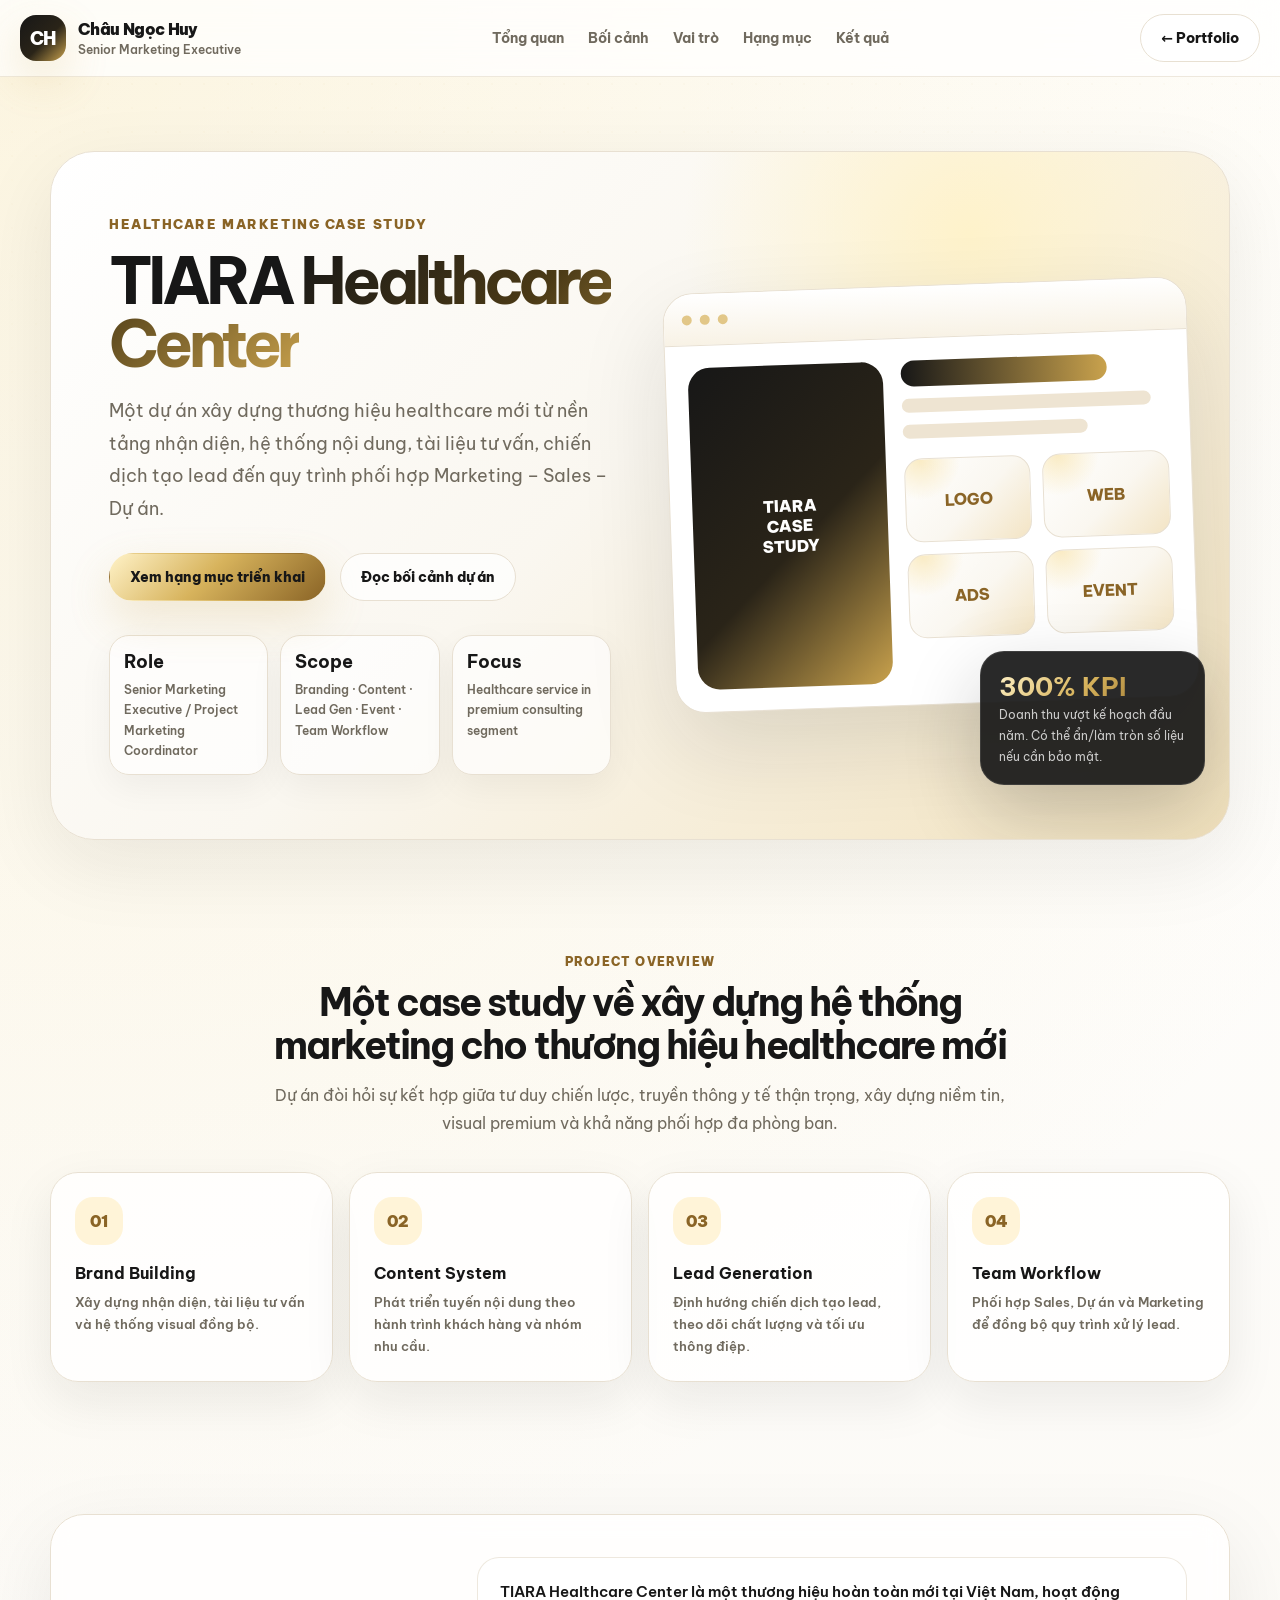
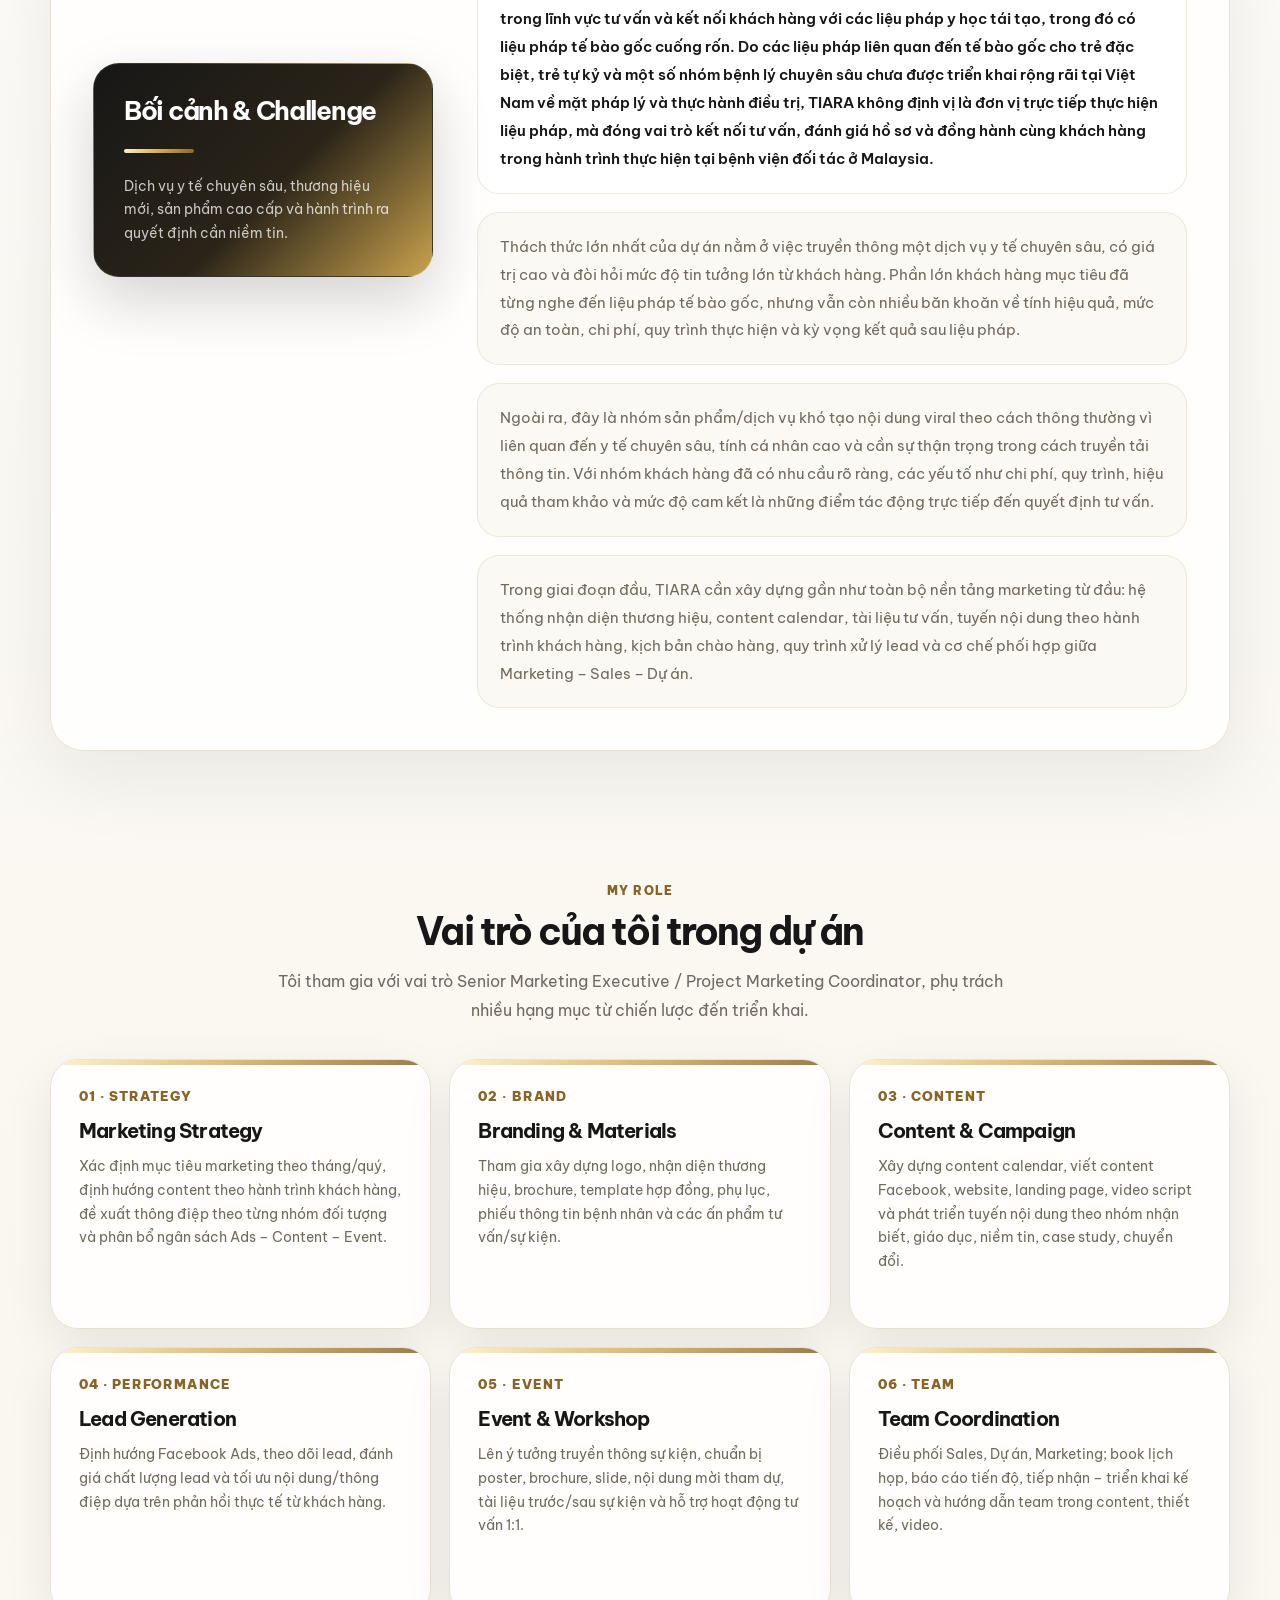
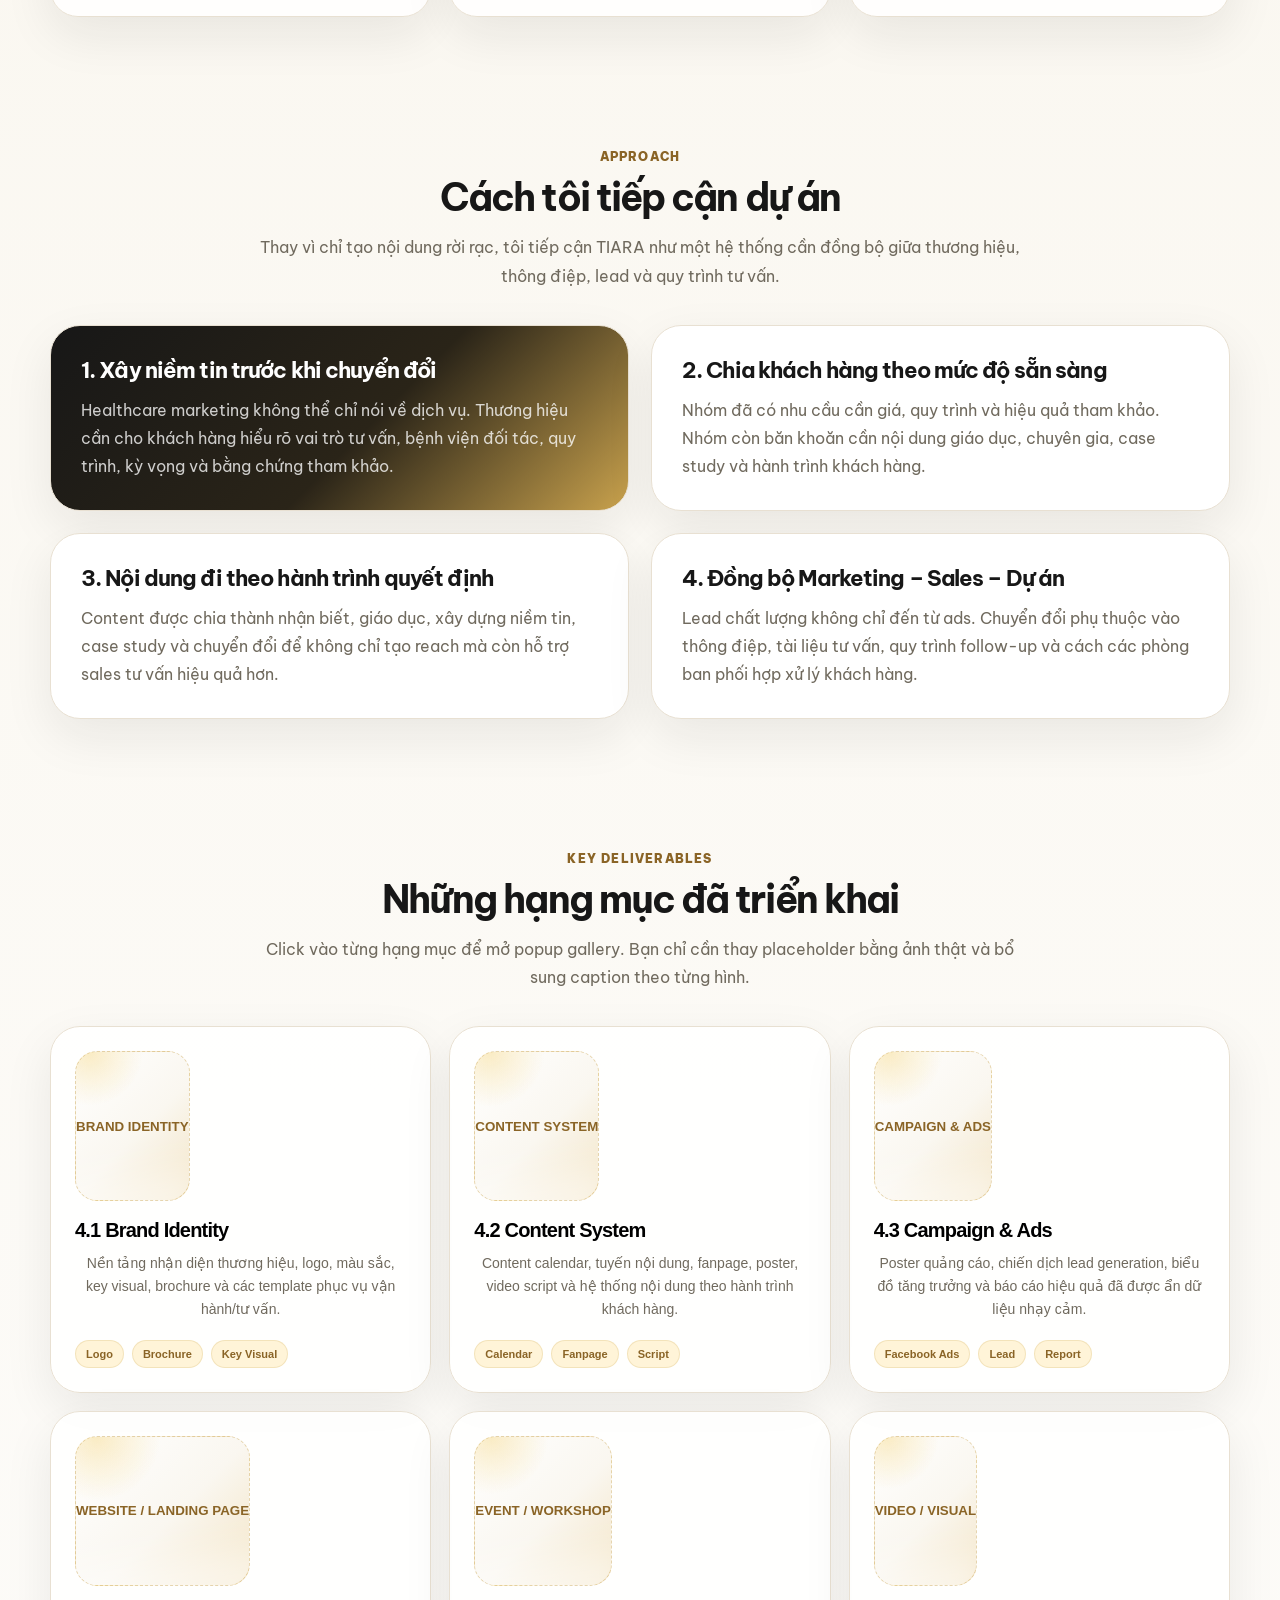
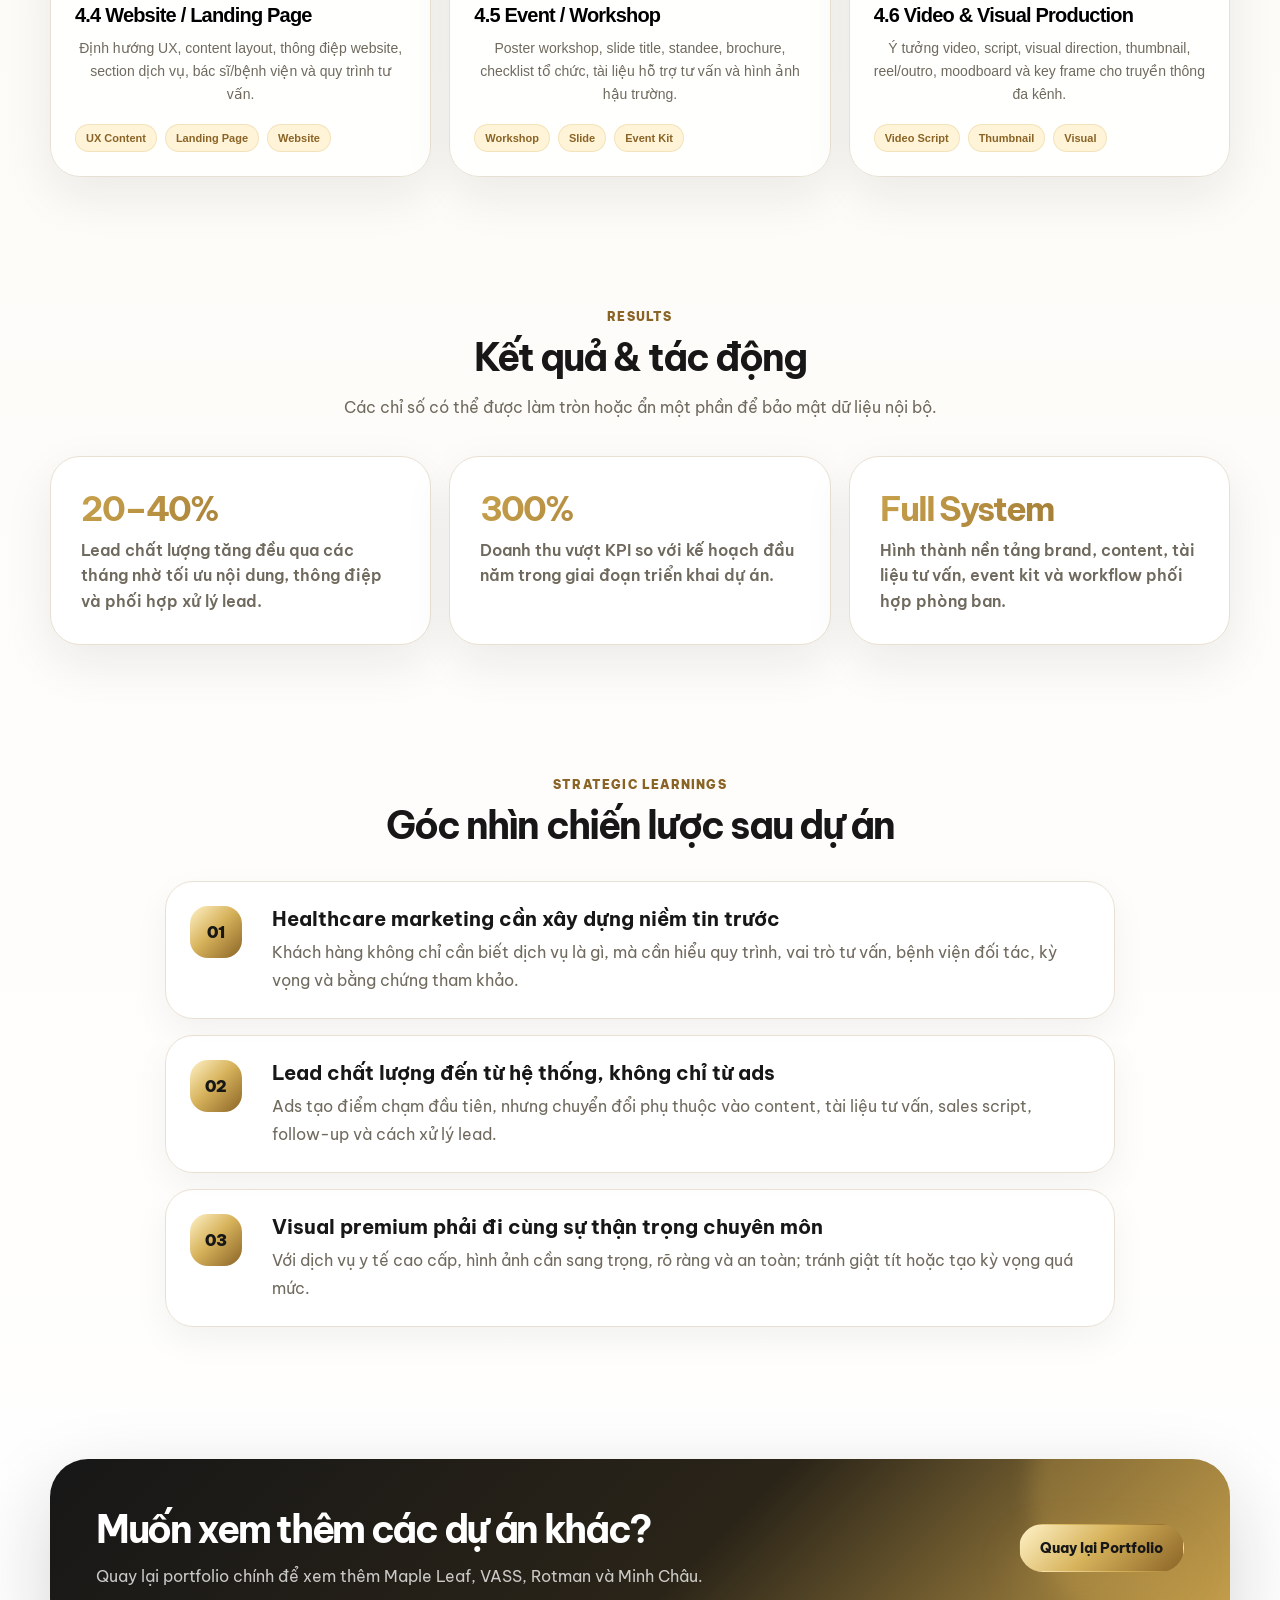
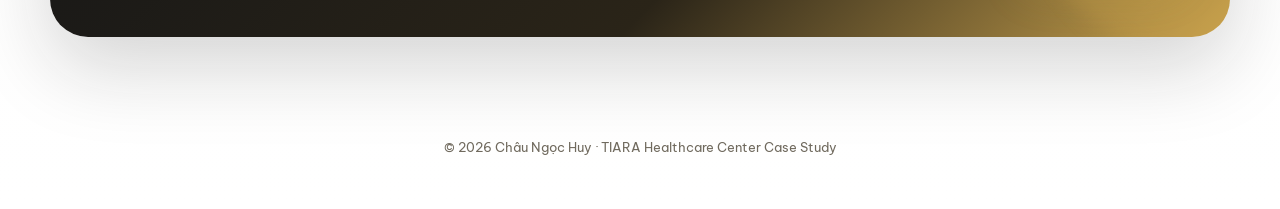
<file: tiara-healthcare.html>
<!DOCTYPE html>
<html lang="vi">
<head>
  <meta charset="UTF-8" />
  <meta name="viewport" content="width=device-width, initial-scale=1.0" />
  <title>TIARA Healthcare Center | Case Study - Châu Ngọc Huy</title>
  <meta name="description" content="Case study dự án TIARA Healthcare Center - Healthcare Marketing, Brand Building, Content System, Lead Generation và Event Marketing." />
  <link rel="preconnect" href="https://fonts.googleapis.com">
  <link rel="preconnect" href="https://fonts.gstatic.com" crossorigin>
  <link href="https://fonts.googleapis.com/css2?family=Be+Vietnam+Pro:wght@400;500;600;700;800;900&display=swap" rel="stylesheet">
  <style>
    :root {
      --bg-main: #FAF7F0;
      --bg-white: #FFFFFF;
      --bg-cream: #FFFDF8;
      --text-main: #171717;
      --text-soft: #706A5E;
      --text-muted: #928A7A;
      --gold-primary: #C9A24D;
      --gold-light: #F5E1A5;
      --gold-deep: #8A6426;
      --charcoal: #171717;
      --charcoal-2: #24211C;
      --border-soft: #E8E0D2;
      --border-gold: rgba(201, 162, 77, .38);
      --gradient-gold: linear-gradient(135deg, #FFF2C7 0%, #D7B35C 46%, #8A6426 100%);
      --gradient-dark: linear-gradient(135deg, #171717 0%, #2A2418 55%, #C9A24D 100%);
      --gradient-light: radial-gradient(circle at 12% 0%, rgba(247, 225, 165, .65), transparent 30%), linear-gradient(135deg, #FFFFFF 0%, #FAF7F0 55%, #F3E4C4 100%);
      --shadow-soft: 0 24px 80px rgba(23, 23, 23, .08);
      --shadow-card: 0 18px 50px rgba(23, 23, 23, .08);
      --shadow-gold: 0 18px 44px rgba(201, 162, 77, .22);
      --radius-xl: 34px;
      --radius-lg: 26px;
      --radius-md: 18px;
      --max: 1180px;
    }

    * { box-sizing: border-box; }
    html { scroll-behavior: smooth; }
    body {
      margin: 0;
      font-family: 'Be Vietnam Pro', system-ui, -apple-system, BlinkMacSystemFont, sans-serif;
      color: var(--text-main);
      background:
        radial-gradient(circle at top left, rgba(245, 225, 165, .35), transparent 24%),
        linear-gradient(180deg, #fff 0%, var(--bg-main) 44%, #fff 100%);
      overflow-x: hidden;
    }
    body.modal-open { overflow: hidden; }
    a { color: inherit; text-decoration: none; }
    img { max-width: 100%; display: block; }

    .noise {
      position: fixed;
      inset: 0;
      pointer-events: none;
      opacity: .22;
      z-index: 0;
      background-image:
        radial-gradient(rgba(201, 162, 77, .18) 1px, transparent 1px);
      background-size: 24px 24px;
      mask-image: linear-gradient(180deg, rgba(0,0,0,.7), transparent 65%);
    }

    .container { width: min(var(--max), calc(100% - 44px)); margin: 0 auto; position: relative; z-index: 1; }

    .nav {
      position: sticky;
      top: 0;
      z-index: 50;
      backdrop-filter: blur(18px);
      background: rgba(255, 255, 255, .75);
      border-bottom: 1px solid rgba(232, 224, 210, .75);
    }
    .nav-inner {
      width: min(1240px, calc(100% - 36px));
      margin: 0 auto;
      height: 76px;
      display: flex;
      align-items: center;
      justify-content: space-between;
      gap: 22px;
    }
    .brand {
      display: flex;
      align-items: center;
      gap: 12px;
      font-weight: 900;
      letter-spacing: -.04em;
    }
    .brand-mark {
      width: 46px; height: 46px;
      border-radius: 16px;
      background: var(--gradient-dark);
      color: #fff;
      display: grid;
      place-items: center;
      box-shadow: var(--shadow-gold);
      font-size: 18px;
    }
    .brand small { display: block; color: var(--text-soft); font-size: 12px; letter-spacing: 0; font-weight: 600; margin-top: 3px; }
    .nav-links { display: flex; align-items: center; gap: 24px; color: var(--text-soft); font-size: 14px; font-weight: 700; }
    .nav-links a { position: relative; padding: 10px 0; }
    .nav-links a::after {
      content: ''; position: absolute; left: 0; bottom: 4px; width: 0; height: 2px;
      background: var(--gradient-gold); transition: .25s ease;
    }
    .nav-links a:hover::after { width: 100%; }

    .btn {
      display: inline-flex; align-items: center; justify-content: center; gap: 10px;
      padding: 14px 20px;
      border-radius: 999px;
      font-weight: 800;
      font-size: 14px;
      border: 1px solid transparent;
      transition: transform .22s ease, box-shadow .22s ease, border-color .22s ease;
      cursor: pointer;
      position: relative;
      overflow: hidden;
      user-select: none;
    }
    .btn:active { transform: scale(.97); }
    .btn-primary { background: var(--gradient-gold); color: #171717; box-shadow: var(--shadow-gold); }
    .btn-primary:hover { transform: translateY(-3px); box-shadow: 0 26px 58px rgba(201, 162, 77, .3); }
    .btn-ghost { background: rgba(255,255,255,.72); color: var(--text-main); border-color: var(--border-soft); }
    .btn-ghost:hover { transform: translateY(-3px); border-color: var(--border-gold); box-shadow: var(--shadow-card); }

    .hero {
      padding: 74px 0 48px;
      position: relative;
    }
    .hero-card {
      min-height: 560px;
      border-radius: 44px;
      background:
        radial-gradient(circle at 78% 12%, rgba(255, 242, 199, .9), transparent 26%),
        linear-gradient(135deg, #fff 0%, #FAF7F0 47%, #F2E2BD 100%);
      border: 1px solid var(--border-soft);
      box-shadow: var(--shadow-soft);
      overflow: hidden;
      display: grid;
      grid-template-columns: 1.05fr .95fr;
      align-items: stretch;
    }
    .hero-copy { padding: 64px 58px; display: flex; flex-direction: column; justify-content: center; }
    .eyebrow { color: var(--gold-deep); font-weight: 900; font-size: 13px; text-transform: uppercase; letter-spacing: .12em; margin-bottom: 18px; }
    h1 { font-size: clamp(44px, 5vw, 76px); line-height: .98; letter-spacing: -.08em; margin: 0 0 20px; }
    .hero h1 span {
      background: linear-gradient(135deg, #171717 0%, #4b3a16 50%, #C9A24D 100%);
      -webkit-background-clip: text; background-clip: text; color: transparent;
    }
    .hero-desc { font-size: 18px; line-height: 1.8; color: var(--text-soft); max-width: 640px; margin: 0 0 28px; }
    .hero-actions { display: flex; gap: 14px; flex-wrap: wrap; }
    .hero-meta { display: grid; grid-template-columns: repeat(3, 1fr); gap: 12px; margin-top: 34px; max-width: 620px; }
    .meta-pill {
      border: 1px solid var(--border-soft); background: rgba(255,255,255,.7);
      border-radius: 20px; padding: 14px; box-shadow: 0 12px 34px rgba(23,23,23,.05);
    }
    .meta-pill strong { display: block; font-size: 18px; margin-bottom: 5px; }
    .meta-pill span { color: var(--text-soft); font-size: 12px; line-height: 1.45; font-weight: 600; }

    .hero-visual { position: relative; min-height: 560px; padding: 36px 36px 36px 0; display: flex; align-items: center; }
    .browser-mockup {
      width: 100%; height: 420px; border-radius: 30px; background: #fff; border: 1px solid var(--border-soft);
      box-shadow: 0 34px 90px rgba(23,23,23,.12); overflow: hidden; transform: rotate(-2deg);
    }
    .browser-top { height: 52px; background: linear-gradient(180deg, #fff, #F8F2E5); border-bottom: 1px solid var(--border-soft); display: flex; align-items: center; gap: 8px; padding: 0 18px; }
    .dot { width: 10px; height: 10px; border-radius: 50%; background: #D7B35C; opacity: .7; }
    .mock-body { padding: 22px; display: grid; grid-template-columns: .85fr 1.15fr; gap: 18px; height: calc(100% - 52px); }
    .mock-cover { border-radius: 22px; background: var(--gradient-dark); display: grid; place-items: center; color: #fff; font-weight: 900; text-align: center; padding: 24px; }
    .mock-lines { display: grid; gap: 12px; align-content: start; }
    .mock-line { height: 14px; border-radius: 99px; background: #EEE4D2; }
    .mock-line:nth-child(1) { width: 78%; height: 26px; background: linear-gradient(90deg, #171717, #C9A24D); }
    .mock-line:nth-child(2) { width: 94%; }
    .mock-line:nth-child(3) { width: 70%; }
    .mock-grid { display: grid; grid-template-columns: repeat(2, 1fr); gap: 12px; margin-top: 8px; }
    .mock-thumb { height: 84px; border-radius: 18px; background: var(--gradient-light); border: 1px solid var(--border-soft); display: grid; place-items: center; font-weight: 800; color: var(--gold-deep); }
    .floating-card {
      position: absolute; right: 24px; bottom: 54px; width: 225px; border-radius: 24px; padding: 18px;
      background: rgba(23, 23, 23, .92); color: #fff; box-shadow: 0 28px 74px rgba(23,23,23,.22);
      border: 1px solid rgba(255,255,255,.1);
    }
    .floating-card strong { display: block; font-size: 26px; background: var(--gradient-gold); -webkit-background-clip: text; color: transparent; }
    .floating-card span { color: rgba(255,255,255,.76); font-size: 12px; line-height: 1.5; }

    section { padding: 66px 0; }
    .section-head { max-width: 760px; margin: 0 auto 34px; text-align: center; }
    .section-kicker { color: var(--gold-deep); font-weight: 900; letter-spacing: .1em; text-transform: uppercase; font-size: 12px; margin-bottom: 12px; }
    .section-title { font-size: clamp(30px, 3vw, 48px); line-height: 1.12; margin: 0 0 14px; letter-spacing: -.05em; }
    .section-desc { color: var(--text-soft); line-height: 1.8; margin: 0; }

    .panel {
      background: rgba(255,255,255,.78); border: 1px solid var(--border-soft); border-radius: var(--radius-xl); box-shadow: var(--shadow-soft); overflow: hidden;
      backdrop-filter: blur(14px);
    }

    .overview-grid { display: grid; grid-template-columns: repeat(4, 1fr); gap: 16px; }
    .overview-card {
      background: rgba(255,255,255,.8); border: 1px solid var(--border-soft); border-radius: 28px; padding: 24px;
      box-shadow: var(--shadow-card); transition: .25s ease;
    }
    .overview-card:hover { transform: translateY(-6px); border-color: var(--border-gold); }
    .overview-card .icon { width: 48px; height: 48px; border-radius: 18px; display: grid; place-items: center; background: #FFF4D8; color: var(--gold-deep); margin-bottom: 18px; font-weight: 900; }
    .overview-card strong { display: block; font-size: 16px; margin-bottom: 8px; }
    .overview-card span { color: var(--text-soft); font-size: 13px; line-height: 1.6; font-weight: 600; }

    .challenge-panel {
      padding: 42px;
      display: grid;
      grid-template-columns: 340px 1fr;
      gap: 44px;
      align-items: start;
      position: relative;
    }
    .challenge-side { position: sticky; top: 106px; }
    .challenge-badge {
      background: var(--gradient-dark); color: #fff; border-radius: 26px; padding: 30px;
      box-shadow: 0 24px 58px rgba(23,23,23,.18); border: 1px solid rgba(255,255,255,.1);
    }
    .challenge-badge h2 { margin: 0 0 12px; font-size: 26px; letter-spacing: -.05em; }
    .challenge-badge p { color: rgba(255,255,255,.75); line-height: 1.7; margin: 0; font-size: 14px; }
    .challenge-badge .gold-line { width: 70px; height: 4px; border-radius: 99px; background: var(--gradient-gold); margin: 22px 0; }
    .challenge-content { display: grid; gap: 18px; }
    .challenge-content p {
      margin: 0; color: var(--text-soft); line-height: 1.86; font-size: 15px;
      padding: 20px 22px; background: rgba(250, 247, 240, .74); border: 1px solid rgba(232,224,210,.72); border-radius: 22px;
    }
    .challenge-content p:first-child { color: var(--text-main); font-weight: 600; background: #fff; }

    .role-grid { display: grid; grid-template-columns: repeat(3, 1fr); gap: 18px; }
    .role-card {
      background: rgba(255,255,255,.84); border: 1px solid var(--border-soft); border-radius: 28px; padding: 28px;
      min-height: 270px; position: relative; overflow: hidden; box-shadow: var(--shadow-card); transition: .28s ease;
    }
    .role-card::before { content: ''; position: absolute; inset: 0 0 auto 0; height: 5px; background: var(--gradient-gold); opacity: .86; }
    .role-card:hover { transform: translateY(-8px); border-color: var(--border-gold); box-shadow: 0 30px 70px rgba(23,23,23,.12); }
    .role-num { color: var(--gold-deep); font-weight: 900; font-size: 13px; letter-spacing: .08em; margin-bottom: 14px; display: block; }
    .role-card h3 { font-size: 20px; margin: 0 0 12px; letter-spacing: -.04em; }
    .role-card p { color: var(--text-soft); line-height: 1.7; margin: 0; font-size: 14px; }

    .approach-wrap { display: grid; grid-template-columns: 1fr 1fr; gap: 22px; align-items: stretch; }
    .approach-card {
      padding: 30px; border-radius: 30px; background: #fff; border: 1px solid var(--border-soft); box-shadow: var(--shadow-card); transition: .28s ease;
    }
    .approach-card:hover { transform: translateY(-6px); border-color: var(--border-gold); }
    .approach-card h3 { margin: 0 0 12px; font-size: 22px; letter-spacing: -.04em; }
    .approach-card p { color: var(--text-soft); line-height: 1.75; margin: 0; }
    .approach-card.dark { background: var(--gradient-dark); color: #fff; }
    .approach-card.dark p { color: rgba(255,255,255,.78); }

    .deliverable-grid { display: grid; grid-template-columns: repeat(3, 1fr); gap: 18px; }
    .deliverable-card {
      background: rgba(255,255,255,.86); border: 1px solid var(--border-soft); border-radius: 30px; padding: 24px; box-shadow: var(--shadow-card);
      transition: .28s ease; cursor: pointer; min-height: 315px; display: flex; flex-direction: column;
    }
    .deliverable-card:hover { transform: translateY(-8px); border-color: var(--border-gold); box-shadow: 0 30px 70px rgba(23,23,23,.12); }
    .deliverable-card:active { transform: translateY(-3px) scale(.99); }
    .thumb-placeholder {
      height: 150px; border-radius: 22px; background: var(--gradient-light); border: 1px dashed rgba(201,162,77,.42);
      display: grid; place-items: center; color: var(--gold-deep); font-weight: 900; margin-bottom: 18px; position: relative; overflow: hidden;
    }
    .thumb-placeholder::after { content: ''; position: absolute; inset: auto -20% -45% -20%; height: 90px; background: rgba(255,255,255,.55); filter: blur(18px); transform: rotate(-8deg); }
    .deliverable-card h3 { margin: 0 0 10px; font-size: 20px; letter-spacing: -.04em; }
    .deliverable-card p { margin: 0 0 18px; color: var(--text-soft); line-height: 1.65; font-size: 14px; flex: 1; }
    .tag-row { display: flex; flex-wrap: wrap; gap: 8px; }
    .tag { font-size: 11px; font-weight: 800; color: var(--gold-deep); background: #FFF4D8; border: 1px solid rgba(201,162,77,.22); border-radius: 999px; padding: 7px 10px; }

    .results-grid { display: grid; grid-template-columns: repeat(3, 1fr); gap: 18px; }
    .result-card { padding: 30px; border-radius: 30px; background: #fff; border: 1px solid var(--border-soft); box-shadow: var(--shadow-card); }
    .result-card strong { display: block; font-size: 34px; letter-spacing: -.06em; background: linear-gradient(135deg, #C9A24D, #8A6426); -webkit-background-clip: text; color: transparent; margin-bottom: 8px; }
    .result-card span { color: var(--text-soft); line-height: 1.6; font-weight: 600; }

    .learning-list { display: grid; gap: 16px; max-width: 950px; margin: 0 auto; }
    .learning-item { display: grid; grid-template-columns: 64px 1fr; gap: 18px; align-items: start; padding: 24px; border: 1px solid var(--border-soft); border-radius: 28px; background: rgba(255,255,255,.86); box-shadow: 0 14px 36px rgba(23,23,23,.05); }
    .learning-item .num { width: 52px; height: 52px; border-radius: 18px; background: var(--gradient-gold); display: grid; place-items: center; font-weight: 900; }
    .learning-item h3 { margin: 0 0 8px; font-size: 20px; }
    .learning-item p { margin: 0; color: var(--text-soft); line-height: 1.72; }

    .cta-panel {
      padding: 46px; border-radius: 38px; background: var(--gradient-dark); color: #fff; display: flex; align-items: center; justify-content: space-between; gap: 24px;
      box-shadow: 0 30px 80px rgba(23,23,23,.18); overflow: hidden; position: relative;
    }
    .cta-panel::before { content: ''; position: absolute; width: 340px; height: 340px; border-radius: 50%; right: -140px; top: -140px; background: rgba(201,162,77,.28); filter: blur(10px); }
    .cta-panel h2 { margin: 0 0 10px; font-size: clamp(28px, 3vw, 42px); letter-spacing: -.06em; position: relative; }
    .cta-panel p { margin: 0; color: rgba(255,255,255,.76); line-height: 1.7; position: relative; }
    .cta-panel .btn { position: relative; }

    footer { padding: 36px 0 54px; color: var(--text-soft); text-align: center; font-size: 13px; }

    /* Modal */
    .modal-backdrop {
      position: fixed; inset: 0; background: rgba(23,23,23,.64); backdrop-filter: blur(12px); z-index: 200;
      display: none; align-items: center; justify-content: center; padding: 22px;
    }
    .modal-backdrop.active { display: flex; animation: fadeIn .2s ease both; }
    @keyframes fadeIn { from { opacity: 0; } to { opacity: 1; } }
    .modal {
      width: min(1120px, 100%); max-height: min(88vh, 900px); overflow: hidden; border-radius: 36px; background: #fff;
      box-shadow: 0 40px 120px rgba(0,0,0,.28); border: 1px solid rgba(255,255,255,.2); display: grid; grid-template-rows: auto 1fr;
      transform: translateY(12px) scale(.98); animation: modalIn .25s ease both;
    }
    @keyframes modalIn { to { transform: translateY(0) scale(1); } }
    .modal-head { padding: 24px 28px; border-bottom: 1px solid var(--border-soft); display: flex; justify-content: space-between; gap: 18px; align-items: start; background: linear-gradient(135deg, #fff, #FAF7F0); }
    .modal-title h2 { margin: 0 0 8px; font-size: clamp(26px, 3vw, 40px); letter-spacing: -.06em; }
    .modal-title p { margin: 0; color: var(--text-soft); line-height: 1.6; max-width: 760px; }
    .modal-close { width: 44px; height: 44px; border-radius: 50%; border: 1px solid var(--border-soft); background: #fff; font-size: 22px; cursor: pointer; transition: .2s ease; flex: 0 0 auto; }
    .modal-close:hover { transform: rotate(90deg); border-color: var(--border-gold); }
    .modal-body { padding: 28px; overflow: auto; }
    .modal-layout { display: block; }
    .modal-gallery { display: grid; grid-template-columns: repeat(3, 1fr); gap: 18px; }
    .gallery-item { border: 1px solid var(--border-soft); border-radius: 24px; overflow: hidden; background: #fff; box-shadow: 0 14px 36px rgba(23,23,23,.06); }
    .image-slot { height: 210px; background: var(--gradient-light); display: grid; place-items: center; color: var(--gold-deep); font-weight: 900; border-bottom: 1px solid var(--border-soft); text-align: center; padding: 20px; }
    .gallery-item img { width: 100%; height: 210px; object-fit: cover; }
    .gallery-caption { padding: 16px; }
    .gallery-caption strong { display: block; margin-bottom: 6px; }
    .gallery-caption span { color: var(--text-soft); font-size: 13px; line-height: 1.55; }
    .modal-note { margin-top: 18px; padding: 18px; border-radius: 20px; background: #FFF4D8; color: #6d501f; font-size: 13px; line-height: 1.65; border: 1px solid rgba(201,162,77,.25); }

    .reveal { opacity: 0; transform: translateY(24px); transition: .7s ease; }
    .reveal.visible { opacity: 1; transform: translateY(0); }

    @media (max-width: 980px) {
      .nav-links { display: none; }
      .hero-card { grid-template-columns: 1fr; }
      .hero-copy { padding: 48px 30px; }
      .hero-visual { min-height: auto; padding: 0 30px 40px; }
      .hero-meta, .overview-grid, .role-grid, .deliverable-grid, .results-grid { grid-template-columns: 1fr 1fr; }
      .challenge-panel { grid-template-columns: 1fr; padding: 26px; }
      .challenge-side { position: relative; top: auto; }
      .approach-wrap { grid-template-columns: 1fr; }
      .cta-panel { flex-direction: column; align-items: flex-start; }
    }
    @media (max-width: 640px) {
      .container { width: min(100% - 26px, var(--max)); }
      .nav-inner { width: calc(100% - 24px); }
      .brand-text { display: none; }
      .hero { padding-top: 30px; }
      .hero-card { border-radius: 30px; }
      .hero-copy { padding: 38px 22px; }
      .hero-meta, .overview-grid, .role-grid, .deliverable-grid, .results-grid, .modal-gallery { grid-template-columns: 1fr; }
      .browser-mockup { height: 320px; }
      .floating-card { position: relative; right: auto; bottom: auto; width: 100%; margin-top: 16px; }
      section { padding: 44px 0; }
      .challenge-panel, .cta-panel { padding: 22px; border-radius: 28px; }
      .modal { border-radius: 26px; max-height: 92vh; }
      .modal-head, .modal-body { padding: 20px; }
    }
  </style>
</head>
<body>
  <div class="noise"></div>

  <nav class="nav">
    <div class="nav-inner">
      <a class="brand" href="./index.html" aria-label="Quay lại trang chủ">
        <span class="brand-mark">CH</span>
        <span class="brand-text">Châu Ngọc Huy <small>Senior Marketing Executive</small></span>
      </a>
      <div class="nav-links">
        <a href="#overview">Tổng quan</a>
        <a href="#challenge">Bối cảnh</a>
        <a href="#role">Vai trò</a>
        <a href="#deliverables">Hạng mục</a>
        <a href="#results">Kết quả</a>
      </div>
      <a class="btn btn-ghost" href="./index.html">← Portfolio</a>
    </div>
  </nav>

  <header class="hero">
    <div class="container">
      <div class="hero-card reveal">
        <div class="hero-copy">
          <div class="eyebrow">Healthcare Marketing Case Study</div>
          <h1>TIARA <span>Healthcare Center</span></h1>
          <p class="hero-desc">Một dự án xây dựng thương hiệu healthcare mới từ nền tảng nhận diện, hệ thống nội dung, tài liệu tư vấn, chiến dịch tạo lead đến quy trình phối hợp Marketing – Sales – Dự án.</p>
          <div class="hero-actions">
            <a href="#deliverables" class="btn btn-primary">Xem hạng mục triển khai</a>
            <a href="#challenge" class="btn btn-ghost">Đọc bối cảnh dự án</a>
          </div>
          <div class="hero-meta">
            <div class="meta-pill"><strong>Role</strong><span>Senior Marketing Executive / Project Marketing Coordinator</span></div>
            <div class="meta-pill"><strong>Scope</strong><span>Branding · Content · Lead Gen · Event · Team Workflow</span></div>
            <div class="meta-pill"><strong>Focus</strong><span>Healthcare service in premium consulting segment</span></div>
          </div>
        </div>
        <div class="hero-visual">
          <div style="width:100%">
            <div class="browser-mockup">
              <div class="browser-top"><span class="dot"></span><span class="dot"></span><span class="dot"></span></div>
              <div class="mock-body">
                <div class="mock-cover">TIARA<br>CASE<br>STUDY</div>
                <div class="mock-lines">
                  <div class="mock-line"></div>
                  <div class="mock-line"></div>
                  <div class="mock-line"></div>
                  <div class="mock-grid">
                    <div class="mock-thumb">LOGO</div>
                    <div class="mock-thumb">WEB</div>
                    <div class="mock-thumb">ADS</div>
                    <div class="mock-thumb">EVENT</div>
                  </div>
                </div>
              </div>
            </div>
            <div class="floating-card"><strong>300% KPI</strong><span>Doanh thu vượt kế hoạch đầu năm. Có thể ẩn/làm tròn số liệu nếu cần bảo mật.</span></div>
          </div>
        </div>
      </div>
    </div>
  </header>

  <main>
    <section id="overview">
      <div class="container">
        <div class="section-head reveal">
          <div class="section-kicker">Project Overview</div>
          <h2 class="section-title">Một case study về xây dựng hệ thống marketing cho thương hiệu healthcare mới</h2>
          <p class="section-desc">Dự án đòi hỏi sự kết hợp giữa tư duy chiến lược, truyền thông y tế thận trọng, xây dựng niềm tin, visual premium và khả năng phối hợp đa phòng ban.</p>
        </div>
        <div class="overview-grid reveal">
          <div class="overview-card"><div class="icon">01</div><strong>Brand Building</strong><span>Xây dựng nhận diện, tài liệu tư vấn và hệ thống visual đồng bộ.</span></div>
          <div class="overview-card"><div class="icon">02</div><strong>Content System</strong><span>Phát triển tuyến nội dung theo hành trình khách hàng và nhóm nhu cầu.</span></div>
          <div class="overview-card"><div class="icon">03</div><strong>Lead Generation</strong><span>Định hướng chiến dịch tạo lead, theo dõi chất lượng và tối ưu thông điệp.</span></div>
          <div class="overview-card"><div class="icon">04</div><strong>Team Workflow</strong><span>Phối hợp Sales, Dự án và Marketing để đồng bộ quy trình xử lý lead.</span></div>
        </div>
      </div>
    </section>

    <section id="challenge">
      <div class="container">
        <div class="challenge-panel panel reveal">
          <aside class="challenge-side">
            <div class="challenge-badge">
              <h2>Bối cảnh & Challenge</h2>
              <div class="gold-line"></div>
              <p>Dịch vụ y tế chuyên sâu, thương hiệu mới, sản phẩm cao cấp và hành trình ra quyết định cần niềm tin.</p>
            </div>
          </aside>
          <div class="challenge-content">
            <p>TIARA Healthcare Center là một thương hiệu hoàn toàn mới tại Việt Nam, hoạt động trong lĩnh vực tư vấn và kết nối khách hàng với các liệu pháp y học tái tạo, trong đó có liệu pháp tế bào gốc cuống rốn. Do các liệu pháp liên quan đến tế bào gốc cho trẻ đặc biệt, trẻ tự kỷ và một số nhóm bệnh lý chuyên sâu chưa được triển khai rộng rãi tại Việt Nam về mặt pháp lý và thực hành điều trị, TIARA không định vị là đơn vị trực tiếp thực hiện liệu pháp, mà đóng vai trò kết nối tư vấn, đánh giá hồ sơ và đồng hành cùng khách hàng trong hành trình thực hiện tại bệnh viện đối tác ở Malaysia.</p>
            <p>Thách thức lớn nhất của dự án nằm ở việc truyền thông một dịch vụ y tế chuyên sâu, có giá trị cao và đòi hỏi mức độ tin tưởng lớn từ khách hàng. Phần lớn khách hàng mục tiêu đã từng nghe đến liệu pháp tế bào gốc, nhưng vẫn còn nhiều băn khoăn về tính hiệu quả, mức độ an toàn, chi phí, quy trình thực hiện và kỳ vọng kết quả sau liệu pháp.</p>
            <p>Ngoài ra, đây là nhóm sản phẩm/dịch vụ khó tạo nội dung viral theo cách thông thường vì liên quan đến y tế chuyên sâu, tính cá nhân cao và cần sự thận trọng trong cách truyền tải thông tin. Với nhóm khách hàng đã có nhu cầu rõ ràng, các yếu tố như chi phí, quy trình, hiệu quả tham khảo và mức độ cam kết là những điểm tác động trực tiếp đến quyết định tư vấn.</p>
            <p>Trong giai đoạn đầu, TIARA cần xây dựng gần như toàn bộ nền tảng marketing từ đầu: hệ thống nhận diện thương hiệu, content calendar, tài liệu tư vấn, tuyến nội dung theo hành trình khách hàng, kịch bản chào hàng, quy trình xử lý lead và cơ chế phối hợp giữa Marketing – Sales – Dự án.</p>
          </div>
        </div>
      </div>
    </section>

    <section id="role">
      <div class="container">
        <div class="section-head reveal">
          <div class="section-kicker">My Role</div>
          <h2 class="section-title">Vai trò của tôi trong dự án</h2>
          <p class="section-desc">Tôi tham gia với vai trò Senior Marketing Executive / Project Marketing Coordinator, phụ trách nhiều hạng mục từ chiến lược đến triển khai.</p>
        </div>
        <div class="role-grid reveal">
          <div class="role-card"><span class="role-num">01 · STRATEGY</span><h3>Marketing Strategy</h3><p>Xác định mục tiêu marketing theo tháng/quý, định hướng content theo hành trình khách hàng, đề xuất thông điệp theo từng nhóm đối tượng và phân bổ ngân sách Ads – Content – Event.</p></div>
          <div class="role-card"><span class="role-num">02 · BRAND</span><h3>Branding & Materials</h3><p>Tham gia xây dựng logo, nhận diện thương hiệu, brochure, template hợp đồng, phụ lục, phiếu thông tin bệnh nhân và các ấn phẩm tư vấn/sự kiện.</p></div>
          <div class="role-card"><span class="role-num">03 · CONTENT</span><h3>Content & Campaign</h3><p>Xây dựng content calendar, viết content Facebook, website, landing page, video script và phát triển tuyến nội dung theo nhóm nhận biết, giáo dục, niềm tin, case study, chuyển đổi.</p></div>
          <div class="role-card"><span class="role-num">04 · PERFORMANCE</span><h3>Lead Generation</h3><p>Định hướng Facebook Ads, theo dõi lead, đánh giá chất lượng lead và tối ưu nội dung/thông điệp dựa trên phản hồi thực tế từ khách hàng.</p></div>
          <div class="role-card"><span class="role-num">05 · EVENT</span><h3>Event & Workshop</h3><p>Lên ý tưởng truyền thông sự kiện, chuẩn bị poster, brochure, slide, nội dung mời tham dự, tài liệu trước/sau sự kiện và hỗ trợ hoạt động tư vấn 1:1.</p></div>
          <div class="role-card"><span class="role-num">06 · TEAM</span><h3>Team Coordination</h3><p>Điều phối Sales, Dự án, Marketing; book lịch họp, báo cáo tiến độ, tiếp nhận – triển khai kế hoạch và hướng dẫn team trong content, thiết kế, video.</p></div>
        </div>
      </div>
    </section>

    <section id="approach">
      <div class="container">
        <div class="section-head reveal">
          <div class="section-kicker">Approach</div>
          <h2 class="section-title">Cách tôi tiếp cận dự án</h2>
          <p class="section-desc">Thay vì chỉ tạo nội dung rời rạc, tôi tiếp cận TIARA như một hệ thống cần đồng bộ giữa thương hiệu, thông điệp, lead và quy trình tư vấn.</p>
        </div>
        <div class="approach-wrap reveal">
          <div class="approach-card dark"><h3>1. Xây niềm tin trước khi chuyển đổi</h3><p>Healthcare marketing không thể chỉ nói về dịch vụ. Thương hiệu cần cho khách hàng hiểu rõ vai trò tư vấn, bệnh viện đối tác, quy trình, kỳ vọng và bằng chứng tham khảo.</p></div>
          <div class="approach-card"><h3>2. Chia khách hàng theo mức độ sẵn sàng</h3><p>Nhóm đã có nhu cầu cần giá, quy trình và hiệu quả tham khảo. Nhóm còn băn khoăn cần nội dung giáo dục, chuyên gia, case study và hành trình khách hàng.</p></div>
          <div class="approach-card"><h3>3. Nội dung đi theo hành trình quyết định</h3><p>Content được chia thành nhận biết, giáo dục, xây dựng niềm tin, case study và chuyển đổi để không chỉ tạo reach mà còn hỗ trợ sales tư vấn hiệu quả hơn.</p></div>
          <div class="approach-card"><h3>4. Đồng bộ Marketing – Sales – Dự án</h3><p>Lead chất lượng không chỉ đến từ ads. Chuyển đổi phụ thuộc vào thông điệp, tài liệu tư vấn, quy trình follow-up và cách các phòng ban phối hợp xử lý khách hàng.</p></div>
        </div>
      </div>
    </section>

    <section id="deliverables">
      <div class="container">
        <div class="section-head reveal">
          <div class="section-kicker">Key Deliverables</div>
          <h2 class="section-title">Những hạng mục đã triển khai</h2>
          <p class="section-desc">Click vào từng hạng mục để mở popup gallery. Bạn chỉ cần thay placeholder bằng ảnh thật và bổ sung caption theo từng hình.</p>
        </div>
        <div class="deliverable-grid reveal">
          <button class="deliverable-card" data-modal="brand">
            <div class="thumb-placeholder">BRAND IDENTITY</div>
            <h3>4.1 Brand Identity</h3>
            <p>Nền tảng nhận diện thương hiệu, logo, màu sắc, key visual, brochure và các template phục vụ vận hành/tư vấn.</p>
            <div class="tag-row"><span class="tag">Logo</span><span class="tag">Brochure</span><span class="tag">Key Visual</span></div>
          </button>
          <button class="deliverable-card" data-modal="content">
            <div class="thumb-placeholder">CONTENT SYSTEM</div>
            <h3>4.2 Content System</h3>
            <p>Content calendar, tuyến nội dung, fanpage, poster, video script và hệ thống nội dung theo hành trình khách hàng.</p>
            <div class="tag-row"><span class="tag">Calendar</span><span class="tag">Fanpage</span><span class="tag">Script</span></div>
          </button>
          <button class="deliverable-card" data-modal="campaign">
            <div class="thumb-placeholder">CAMPAIGN & ADS</div>
            <h3>4.3 Campaign & Ads</h3>
            <p>Poster quảng cáo, chiến dịch lead generation, biểu đồ tăng trưởng và báo cáo hiệu quả đã được ẩn dữ liệu nhạy cảm.</p>
            <div class="tag-row"><span class="tag">Facebook Ads</span><span class="tag">Lead</span><span class="tag">Report</span></div>
          </button>
          <button class="deliverable-card" data-modal="website">
            <div class="thumb-placeholder">WEBSITE / LANDING PAGE</div>
            <h3>4.4 Website / Landing Page</h3>
            <p>Định hướng UX, content layout, thông điệp website, section dịch vụ, bác sĩ/bệnh viện và quy trình tư vấn.</p>
            <div class="tag-row"><span class="tag">UX Content</span><span class="tag">Landing Page</span><span class="tag">Website</span></div>
          </button>
          <button class="deliverable-card" data-modal="event">
            <div class="thumb-placeholder">EVENT / WORKSHOP</div>
            <h3>4.5 Event / Workshop</h3>
            <p>Poster workshop, slide title, standee, brochure, checklist tổ chức, tài liệu hỗ trợ tư vấn và hình ảnh hậu trường.</p>
            <div class="tag-row"><span class="tag">Workshop</span><span class="tag">Slide</span><span class="tag">Event Kit</span></div>
          </button>
          <button class="deliverable-card" data-modal="video">
            <div class="thumb-placeholder">VIDEO / VISUAL</div>
            <h3>4.6 Video & Visual Production</h3>
            <p>Ý tưởng video, script, visual direction, thumbnail, reel/outro, moodboard và key frame cho truyền thông đa kênh.</p>
            <div class="tag-row"><span class="tag">Video Script</span><span class="tag">Thumbnail</span><span class="tag">Visual</span></div>
          </button>
        </div>
      </div>
    </section>

    <section id="results">
      <div class="container">
        <div class="section-head reveal">
          <div class="section-kicker">Results</div>
          <h2 class="section-title">Kết quả & tác động</h2>
          <p class="section-desc">Các chỉ số có thể được làm tròn hoặc ẩn một phần để bảo mật dữ liệu nội bộ.</p>
        </div>
        <div class="results-grid reveal">
          <div class="result-card"><strong>20–40%</strong><span>Lead chất lượng tăng đều qua các tháng nhờ tối ưu nội dung, thông điệp và phối hợp xử lý lead.</span></div>
          <div class="result-card"><strong>300%</strong><span>Doanh thu vượt KPI so với kế hoạch đầu năm trong giai đoạn triển khai dự án.</span></div>
          <div class="result-card"><strong>Full System</strong><span>Hình thành nền tảng brand, content, tài liệu tư vấn, event kit và workflow phối hợp phòng ban.</span></div>
        </div>
      </div>
    </section>

    <section id="learning">
      <div class="container">
        <div class="section-head reveal">
          <div class="section-kicker">Strategic Learnings</div>
          <h2 class="section-title">Góc nhìn chiến lược sau dự án</h2>
        </div>
        <div class="learning-list reveal">
          <div class="learning-item"><div class="num">01</div><div><h3>Healthcare marketing cần xây dựng niềm tin trước</h3><p>Khách hàng không chỉ cần biết dịch vụ là gì, mà cần hiểu quy trình, vai trò tư vấn, bệnh viện đối tác, kỳ vọng và bằng chứng tham khảo.</p></div></div>
          <div class="learning-item"><div class="num">02</div><div><h3>Lead chất lượng đến từ hệ thống, không chỉ từ ads</h3><p>Ads tạo điểm chạm đầu tiên, nhưng chuyển đổi phụ thuộc vào content, tài liệu tư vấn, sales script, follow-up và cách xử lý lead.</p></div></div>
          <div class="learning-item"><div class="num">03</div><div><h3>Visual premium phải đi cùng sự thận trọng chuyên môn</h3><p>Với dịch vụ y tế cao cấp, hình ảnh cần sang trọng, rõ ràng và an toàn; tránh giật tít hoặc tạo kỳ vọng quá mức.</p></div></div>
        </div>
      </div>
    </section>

    <section>
      <div class="container">
        <div class="cta-panel reveal">
          <div>
            <h2>Muốn xem thêm các dự án khác?</h2>
            <p>Quay lại portfolio chính để xem thêm Maple Leaf, VASS, Rotman và Minh Châu.</p>
          </div>
          <a href="./index.html" class="btn btn-primary">Quay lại Portfolio</a>
        </div>
      </div>
    </section>
  </main>

  <footer>
    <div class="container">© 2026 Châu Ngọc Huy · TIARA Healthcare Center Case Study</div>
  </footer>

  <div class="modal-backdrop" id="modalBackdrop" aria-hidden="true">
    <div class="modal" role="dialog" aria-modal="true" aria-labelledby="modalTitle">
      <div class="modal-head">
        <div class="modal-title">
          <h2 id="modalTitle">Gallery</h2>
          <p id="modalIntro">Mô tả hạng mục.</p>
        </div>
        <button class="modal-close" id="modalClose" aria-label="Đóng popup">×</button>
      </div>
      <div class="modal-body">
        <div class="modal-layout">
          <div class="modal-gallery" id="modalGallery"></div>
        </div>
      </div>
    </div>
  </div>

  <script>
    const modalData = {
      brand: {
        title: '4.1 Brand Identity',
        intro: 'Nền tảng nhận diện thương hiệu cho TIARA: từ logo, màu sắc, tài liệu tư vấn đến các template phục vụ vận hành và chăm sóc khách hàng.',
        infoTitle: 'Vai trò & cách trình bày',
        infoText: 'Tôi tham gia xây dựng nền tảng nhận diện thương hiệu cho TIARA, từ logo, màu sắc, tài liệu tư vấn, brochure đến các template phục vụ vận hành và chăm sóc khách hàng.',
        checklist: ['Logo TIARA', 'Màu sắc thương hiệu', 'Font chữ', 'Key visual', 'Brochure', 'Name card nếu có', 'Template hợp đồng / form tư vấn / phiếu thông tin'],
        note: 'Gợi ý: chèn 6–10 ảnh gồm logo, brand guideline, brochure, form tư vấn, hợp đồng mockup và key visual. Có thể làm mờ thông tin nội bộ.',
        gallery: [
          ['BRAND-01.jpg', 'Logo TIARA', 'Thay bằng ảnh logo chính thức hoặc mockup logo trên nền sáng/tối.'],
          ['BRAND-02.jpg', 'Brand Color', 'Thay bằng ảnh bảng màu, gradient, icon hoặc visual guideline.'],
          ['BRAND-03.jpg', 'Key Visual', 'Thay bằng poster/key visual đại diện cho định hướng thương hiệu.'],
          ['BRAND-04.jpg', 'Brochure', 'Thay bằng ảnh brochure/sales kit đã thiết kế.'],
          ['BRAND-05.jpg', 'Template Hợp Đồng', 'Thay bằng ảnh đã che thông tin nhạy cảm.'],
          ['BRAND-06.jpg', 'Phiếu Thông Tin', 'Thay bằng form tư vấn hoặc phiếu thông tin bệnh nhân đã làm mờ dữ liệu.']
        ]
      },
      content: {
        title: '4.2 Content System',
        intro: 'Hệ thống nội dung được xây theo hành trình khách hàng, từ giáo dục thị trường, xây dựng niềm tin đến chuyển đổi tư vấn.',
        infoTitle: 'Nhóm tuyến nội dung',
        infoText: 'Tôi xây dựng content calendar, tuyến nội dung fanpage/website/video và các nhóm content phù hợp với từng giai đoạn nhận thức của khách hàng.',
        checklist: ['Content calendar', 'Screenshot fanpage', 'Bài viết tiêu biểu', 'Poster truyền thông', 'Kịch bản video', 'Education / Trust / Conversion / Care Journey / Parent Insight / Premium Wellness Content'],
        note: 'Gợi ý: chèn screenshot content calendar, fanpage, 6–9 poster đẹp nhất và một vài khung video script.',
        gallery: [
          ['CONTENT-01.jpg', 'Content Calendar', 'Kế hoạch nội dung theo tuần/tháng và nhóm mục tiêu.'],
          ['CONTENT-02.jpg', 'Fanpage Screenshot', 'Tổng quan hệ thống nội dung trên fanpage.'],
          ['CONTENT-03.jpg', 'Education Content', 'Giải thích liệu pháp, cơ chế, đối tượng phù hợp.'],
          ['CONTENT-04.jpg', 'Trust Content', 'Bác sĩ, bệnh viện, quy trình, tiêu chuẩn y khoa.'],
          ['CONTENT-05.jpg', 'Conversion Content', 'Tư vấn 1:1, voucher, workshop, case study.'],
          ['CONTENT-06.jpg', 'Video Script', 'Kịch bản video hoặc khung nội dung video.']
        ]
      },
      campaign: {
        title: '4.3 Campaign & Ads',
        intro: 'Các chiến dịch tạo lead, poster quảng cáo, báo cáo và biểu đồ tăng trưởng được trình bày theo hướng bảo mật dữ liệu nội bộ.',
        infoTitle: 'Performance & Lead Generation',
        infoText: 'Tôi tham gia định hướng Facebook Ads, theo dõi lead, đánh giá chất lượng lead và tối ưu thông điệp dựa trên phản hồi khách hàng.',
        checklist: ['Screenshot chiến dịch quảng cáo nếu được phép', 'Poster quảng cáo', 'Số liệu lead theo tháng', 'Biểu đồ tăng trưởng lead', 'Tỉ lệ chuyển đổi nếu có', 'Chi phí/lead nếu được phép công khai'],
        note: 'Một số chỉ số nên được ẩn hoặc làm tròn để bảo mật dữ liệu nội bộ.',
        gallery: [
          ['ADS-01.jpg', 'Campaign Overview', 'Screenshot chiến dịch đã ẩn tên tệp khách hàng/ngân sách nếu cần.'],
          ['ADS-02.jpg', 'Poster Quảng Cáo', 'Visual dùng cho chiến dịch lead generation.'],
          ['ADS-03.jpg', 'Lead Growth Chart', 'Biểu đồ tăng trưởng lead theo tháng/quý.'],
          ['ADS-04.jpg', 'KPI Dashboard', 'Bảng theo dõi hiệu quả đã làm mờ dữ liệu nhạy cảm.'],
          ['ADS-05.jpg', 'Creative Testing', 'Các mẫu creative/message được test.'],
          ['ADS-06.jpg', 'Insight Report', 'Tổng hợp insight từ phản hồi lead/sales.']
        ]
      },
      website: {
        title: '4.4 Website / Landing Page',
        intro: 'Định hướng nội dung, bố cục và thông điệp website để khách hàng hiểu rõ dịch vụ, đối tác y khoa, quy trình tư vấn và hành trình đồng hành.',
        infoTitle: 'UX Content & Layout',
        infoText: 'Tôi tham gia định hướng nội dung, bố cục và thông điệp cho website, giúp khách hàng hiểu rõ dịch vụ, đối tác y khoa, quy trình tư vấn và hành trình đồng hành.',
        checklist: ['Screenshot hero section', 'Screenshot section dịch vụ', 'Screenshot bác sĩ / bệnh viện', 'Screenshot quy trình tư vấn', 'Vai trò trong UX/content/layout'],
        note: 'Gợi ý: chèn screenshot desktop và mobile để thể hiện tư duy UX/content rõ hơn.',
        gallery: [
          ['WEB-01.jpg', 'Hero Section', 'Thông điệp chính và CTA trên trang chủ/landing page.'],
          ['WEB-02.jpg', 'Service Section', 'Section mô tả nhóm dịch vụ hoặc nhóm khách hàng.'],
          ['WEB-03.jpg', 'Doctor / Hospital Section', 'Thông tin chuyên gia, bệnh viện đối tác và yếu tố niềm tin.'],
          ['WEB-04.jpg', 'Process Section', 'Quy trình tư vấn, đánh giá hồ sơ và đồng hành.'],
          ['WEB-05.jpg', 'Mobile Layout', 'Giao diện mobile nếu có.'],
          ['WEB-06.jpg', 'UX Content Note', 'Ghi chú layout/content direction nếu có.']
        ]
      },
      event: {
        title: '4.5 Event / Workshop',
        intro: 'Truyền thông sự kiện, thiết kế tài liệu hỗ trợ tư vấn và phối hợp các bộ phận để chuẩn bị workshop, hội thảo và tư vấn chuyên sâu.',
        infoTitle: 'Event Marketing Kit',
        infoText: 'Tôi tham gia phát triển truyền thông sự kiện, thiết kế tài liệu hỗ trợ tư vấn và phối hợp các bộ phận để chuẩn bị cho workshop, hội thảo và các buổi tư vấn chuyên sâu.',
        checklist: ['Poster workshop', 'Slide title', 'Hình setup sự kiện', 'Standee', 'Brochure', 'Hình tư vấn 1:1 nếu được phép', 'Checklist tổ chức', 'Hình hậu trường'],
        note: 'Lưu ý: với ảnh khách hàng/phụ huynh, nên che mặt hoặc dùng ảnh đã được phép công khai.',
        gallery: [
          ['EVENT-01.jpg', 'Poster Workshop', 'Poster truyền thông sự kiện/workshop.'],
          ['EVENT-02.jpg', 'Slide Title', 'Slide mở đầu hoặc deck thuyết trình.'],
          ['EVENT-03.jpg', 'Setup Event', 'Không gian setup, bàn tư vấn, backdrop, standee.'],
          ['EVENT-04.jpg', 'Brochure / Handout', 'Tài liệu phát cho khách hàng tại sự kiện.'],
          ['EVENT-05.jpg', 'Checklist Tổ Chức', 'Checklist chuẩn bị trước/sau sự kiện.'],
          ['EVENT-06.jpg', 'Behind The Scenes', 'Ảnh hậu trường hoặc phối hợp team.']
        ]
      },
      video: {
        title: '4.6 Video & Visual Production',
        intro: 'Ý tưởng video, script, visual direction và assets hỗ trợ truyền thông đa kênh, đảm bảo nội dung dễ hiểu nhưng vẫn giữ chuẩn y tế.',
        infoTitle: 'Video / Visual Direction',
        infoText: 'Tôi phát triển ý tưởng video, script, visual direction và các assets hỗ trợ truyền thông đa kênh, đảm bảo nội dung vừa dễ hiểu, vừa giữ được tính chuyên nghiệp trong lĩnh vực y tế.',
        checklist: ['Thumbnail video', 'Kịch bản video', 'Before/after layout poster nếu có', 'Ảnh reel/outro', 'Moodboard visual', 'Một số video key frame'],
        note: 'Gợi ý: chèn thumbnail, storyboard, script, moodboard và key frame để thể hiện quá trình sáng tạo.',
        gallery: [
          ['VIDEO-01.jpg', 'Thumbnail Video', 'Ảnh thumbnail cho video/reel.'],
          ['VIDEO-02.jpg', 'Video Script', 'Kịch bản video hoặc voice-over.'],
          ['VIDEO-03.jpg', 'Moodboard Visual', 'Mood & tone, màu sắc, phong cách hình ảnh.'],
          ['VIDEO-04.jpg', 'Before / After Layout', 'So sánh layout trước/sau nếu có.'],
          ['VIDEO-05.jpg', 'Reel / Outro', 'Ảnh outro, frame dọc 9:16 hoặc video key visual.'],
          ['VIDEO-06.jpg', 'Video Key Frame', 'Một số khung hình tiêu biểu trong video.']
        ]
      }
    };

    const modal = document.getElementById('modalBackdrop');
    const closeBtn = document.getElementById('modalClose');
    const modalTitle = document.getElementById('modalTitle');
    const modalIntro = document.getElementById('modalIntro');
    const modalGallery = document.getElementById('modalGallery');

    function isImagePath(path) {
      return /\.(jpg|jpeg|png|webp|gif|svg)$/i.test(path);
    }

    function openModal(key) {
      const data = modalData[key];
      if (!data) return;
      modalTitle.textContent = data.title;
      modalIntro.textContent = data.intro;
      modalGallery.innerHTML = data.gallery.map(([src, title, caption]) => `
        <div class="gallery-item">
          <div class="image-slot" data-src="${src}">${src}<br><small>Thay bằng ảnh thật</small></div>
          <div class="gallery-caption"><strong>${title}</strong><span>${caption}</span></div>
        </div>
      `).join('');
      modal.classList.add('active');
      modal.setAttribute('aria-hidden', 'false');
      document.body.classList.add('modal-open');
    }

    function closeModal() {
      modal.classList.remove('active');
      modal.setAttribute('aria-hidden', 'true');
      document.body.classList.remove('modal-open');
    }

    document.querySelectorAll('[data-modal]').forEach(btn => {
      btn.addEventListener('click', () => openModal(btn.dataset.modal));
    });
    closeBtn.addEventListener('click', closeModal);
    modal.addEventListener('click', (e) => { if (e.target === modal) closeModal(); });
    document.addEventListener('keydown', (e) => { if (e.key === 'Escape') closeModal(); });

    const revealObserver = new IntersectionObserver((entries) => {
      entries.forEach(entry => {
        if (entry.isIntersecting) {
          entry.target.classList.add('visible');
          revealObserver.unobserve(entry.target);
        }
      });
    }, { threshold: .14 });
    document.querySelectorAll('.reveal').forEach(el => revealObserver.observe(el));
  </script>
</body>
</html>
</file>
